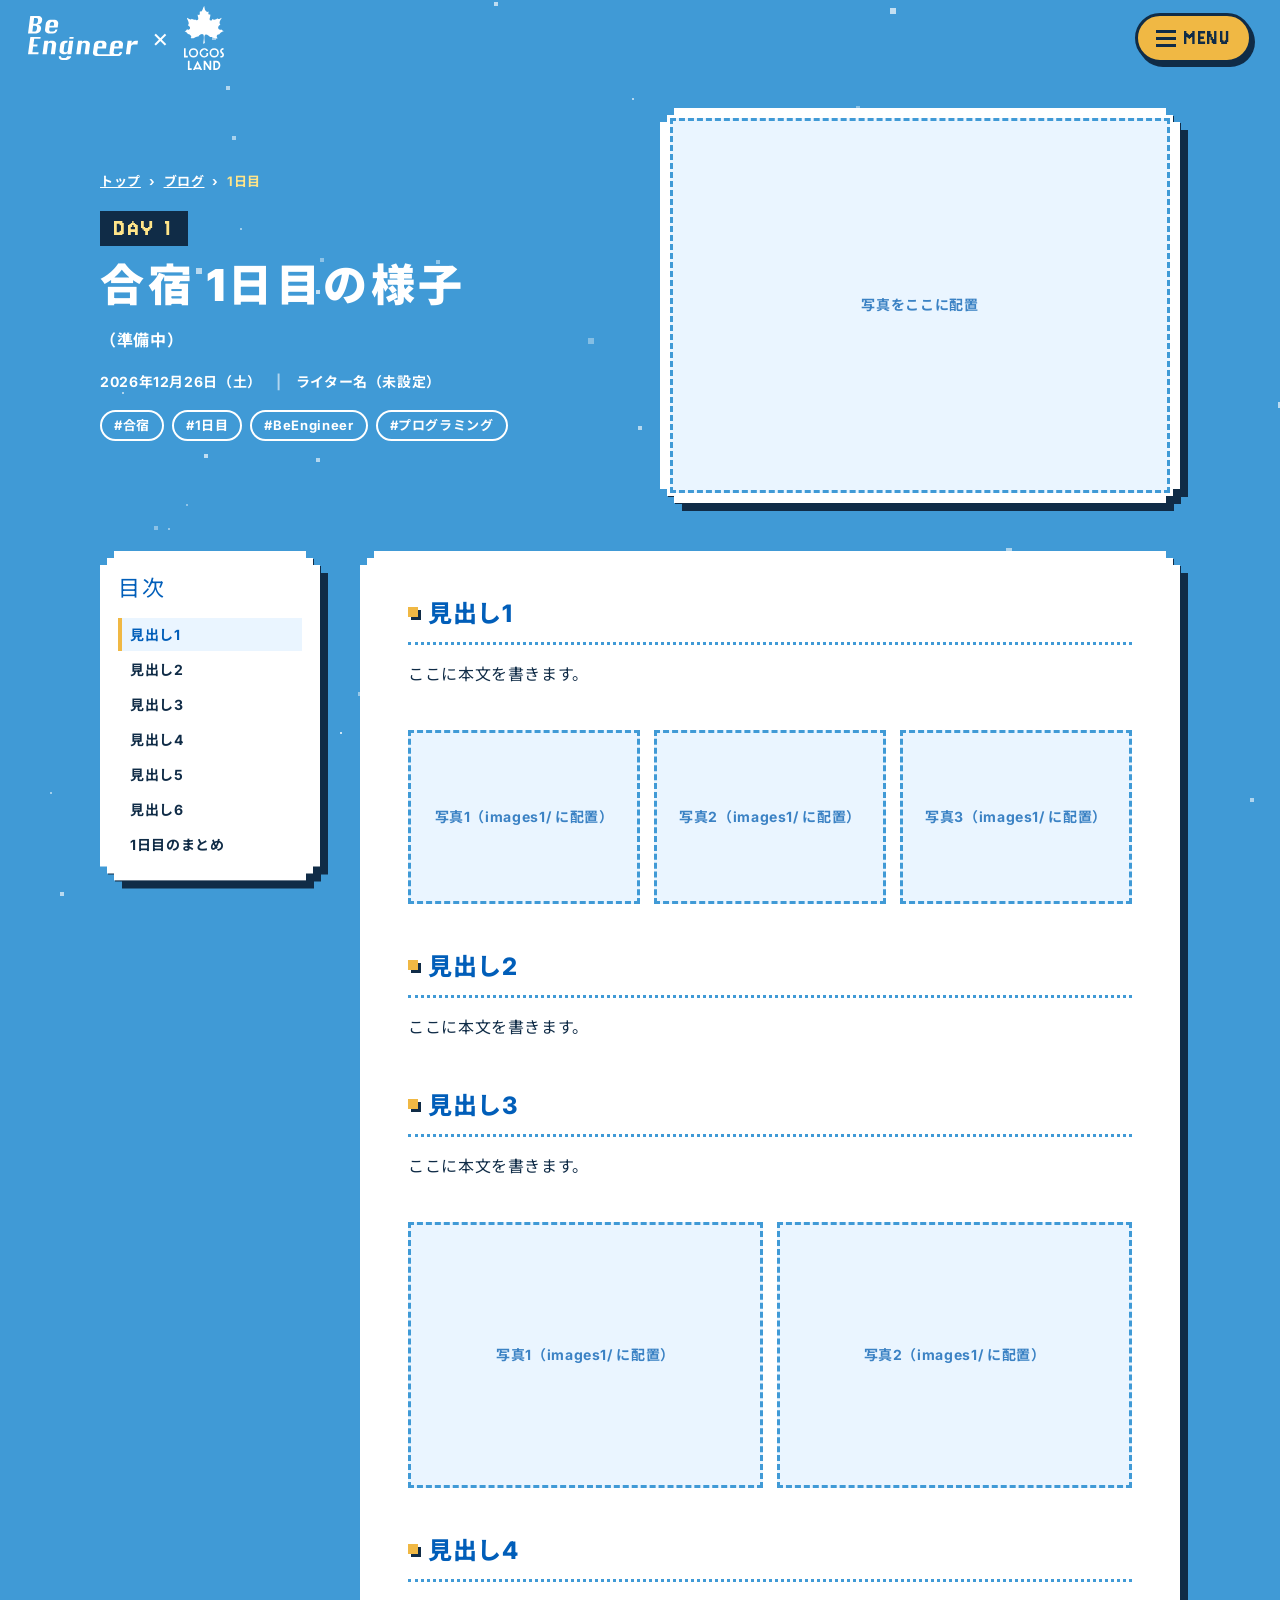
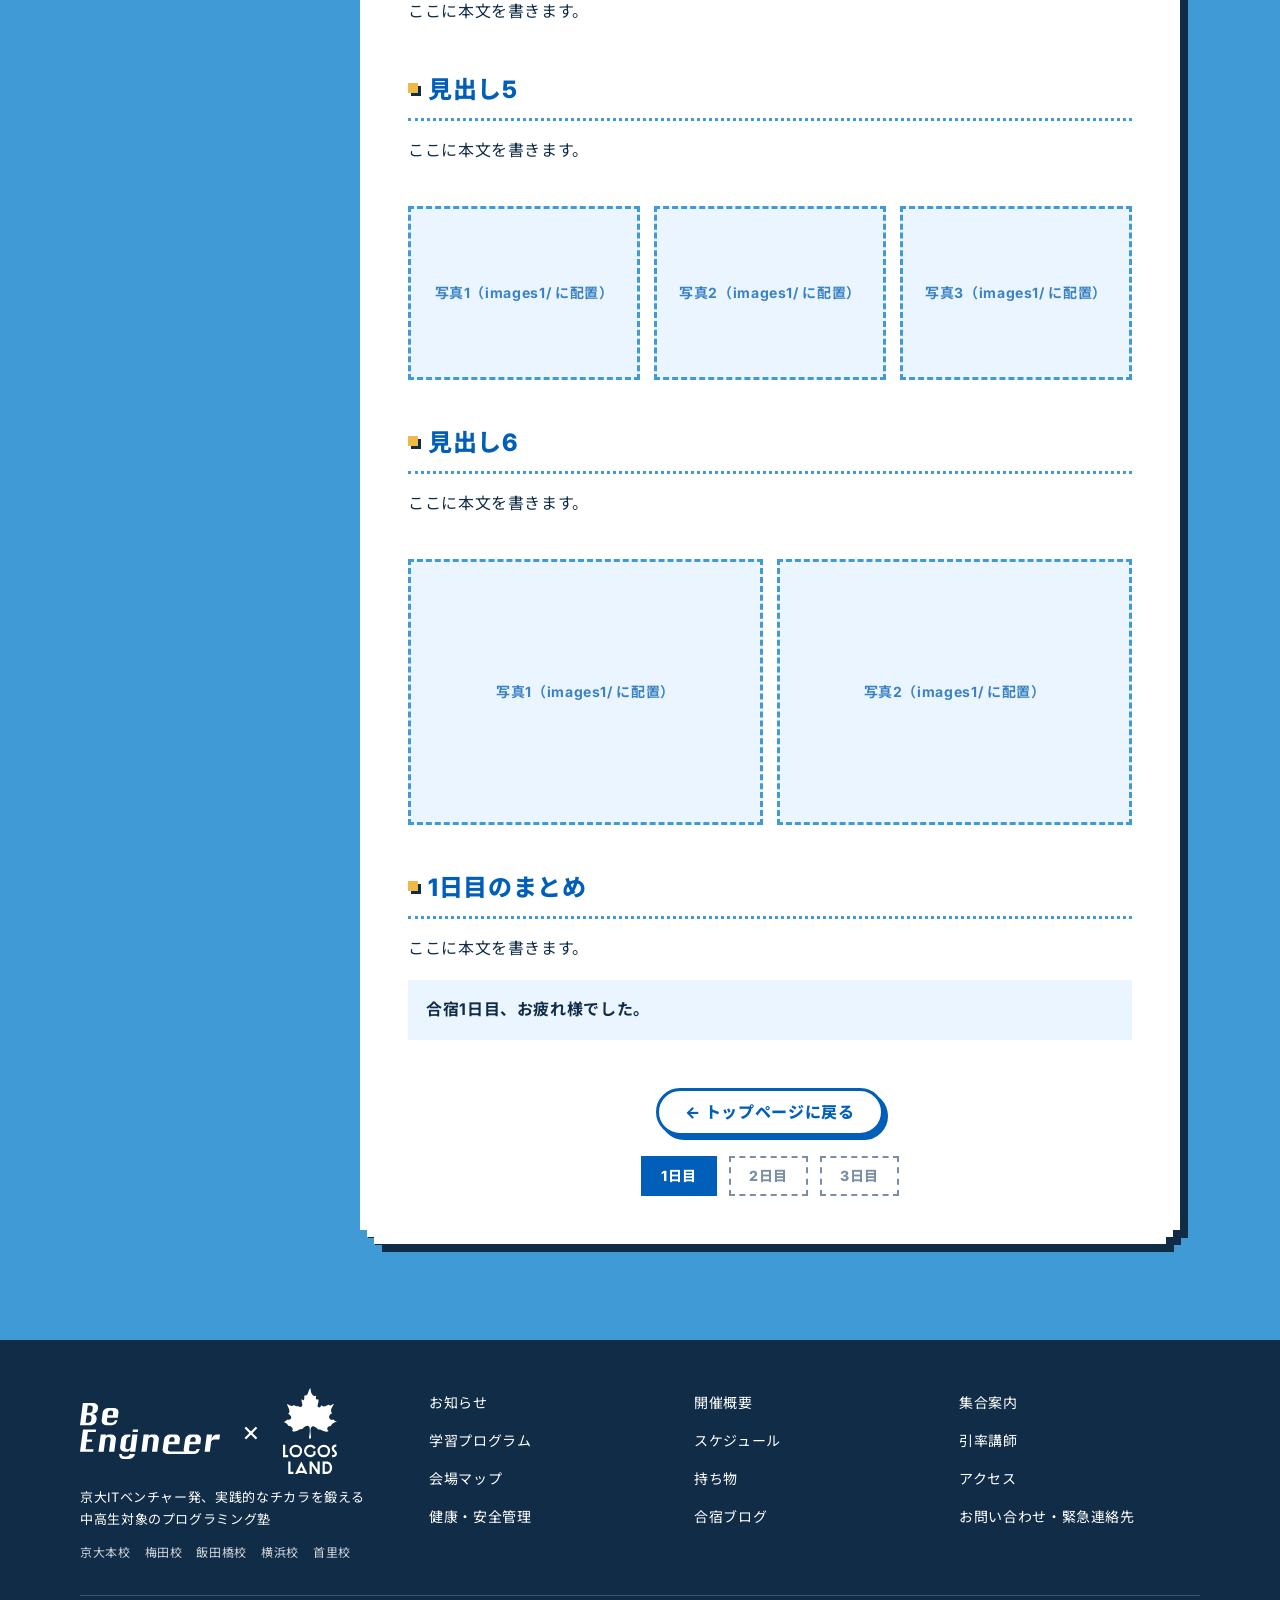
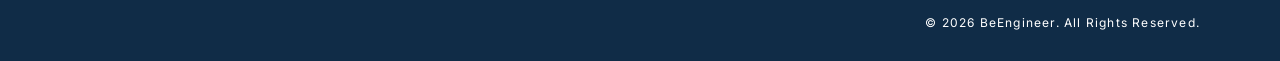
<file: blog/day1.html>
<!DOCTYPE html>
<html lang="ja">
<head>
  <meta charset="UTF-8">
  <meta name="viewport" content="width=device-width, initial-scale=1.0">
  <link rel="icon" type="image/svg+xml" href="../assets/fav/favicon.svg">
  <meta name="description" content="BeEngineer合宿 1日目の様子">
  <title>合宿ブログ 1日目｜プログラミングキャンプ 2026 冬 | BeEngineer × LOGOS LAND</title>
  <!-- ============================================================
      【非公開】ブログ公開ガード（一時解除中：作成・表示確認用）
      ※ 再非公開にする場合は、下の <script> のコメントを外してください。
      ============================================================ -->
  <!-- <script>window.location.replace('../index.html');</script> -->
  <link rel="preconnect" href="https://fonts.googleapis.com">
  <link rel="preconnect" href="https://fonts.gstatic.com" crossorigin>
  <link href="https://fonts.googleapis.com/css2?family=Inter:wght@500;700;800;900&family=Noto+Sans+JP:wght@400;500;700;900&family=Jersey+10&display=swap" rel="stylesheet">
  <link rel="stylesheet" href="../styles.css">
</head>
<body id="top">
  
  <!-- 背景の雪（script.js が描画） -->
  <canvas class="snowfall" data-snowfall aria-hidden="true"></canvas>

  <!-- ヘッダー・メニュー（共通コンポーネント / assets/layout.js が描画） -->
  <div id="site-header"></div>

  <main id="main">
    
    <header class="blog-hero">
      <div class="blog-hero-inner">
        <div class="blog-hero-left">
          <nav class="blog-breadcrumb" aria-label="breadcrumb">
            <a href="../index.html">トップ</a>
            <span class="sep">›</span>
            <a href="../index.html#blog">ブログ</a>
            <span class="sep">›</span>
            <span class="current">1日目</span>
          </nav>
          <p class="blog-hero-day">DAY 1</p>
          <h1 class="blog-hero-title">合宿 1日目の様子</h1>
          <p class="blog-hero-subtitle">（準備中）</p>
          <div class="blog-hero-meta">
            <span>2026年12月26日（土）</span>
            <span class="meta-separator">|</span>
            <span>ライター名（未設定）</span>
          </div>
          <div class="blog-hero-tags">
            <span class="blog-tag">#合宿</span>
            <span class="blog-tag">#1日目</span>
            <span class="blog-tag">#BeEngineer</span>
            <span class="blog-tag">#プログラミング</span>
          </div>
        </div>
        <div class="blog-hero-right">
          <div class="blog-hero-image pixel-card">
            <!-- ヒーロー写真：プレースホルダーを削除し、img のコメントを外す -->
            <div class="blog-image-placeholder">写真をここに配置</div>
            <!-- <img src="images1/day1_hero.jpg" alt="1日目の様子"> -->
          </div>
        </div>
      </div>
    </header>

    <div class="blog-layout">

      <aside class="blog-toc pixel-card" id="blogToc" aria-label="目次">
        <div class="blog-toc-title">目次</div>
        <nav>
          <ul></ul>
        </nav>
      </aside>

      <article class="blog-content pixel-card">

      <!-- ============================================================
           本文の書き方
           ・見出し・本文を編集する
           ・写真は各枠のプレースホルダーを外し、images1/ に画像を置く
           ============================================================ -->

      <section class="blog-section">
        <h2>見出し1</h2>
        <p>
          ここに本文を書きます。
        </p>
      </section>

      <div class="blog-images">
        <div class="blog-image">
          <div class="blog-image-placeholder">写真1（images1/ に配置）</div>
          <!-- <img src="images1/day1_1_1.jpg" alt="写真の説明"> -->
        </div>
        <div class="blog-image">
          <div class="blog-image-placeholder">写真2（images1/ に配置）</div>
          <!-- <img src="images1/day1_1_2.jpg" alt="写真の説明"> -->
        </div>
        <div class="blog-image">
          <div class="blog-image-placeholder">写真3（images1/ に配置）</div>
          <!-- <img src="images1/day1_1_3.jpg" alt="写真の説明"> -->
        </div>
      </div>

      <section class="blog-section">
        <h2>見出し2</h2>
        <p>
          ここに本文を書きます。
        </p>
      </section>

      <section class="blog-section">
        <h2>見出し3</h2>
        <p>
          ここに本文を書きます。
        </p>
      </section>

      <div class="blog-images">
        <div class="blog-image">
          <div class="blog-image-placeholder">写真1（images1/ に配置）</div>
          <!-- <img src="images1/day1_2_1.jpg" alt="写真の説明"> -->
        </div>
        <div class="blog-image">
          <div class="blog-image-placeholder">写真2（images1/ に配置）</div>
          <!-- <img src="images1/day1_2_2.jpg" alt="写真の説明"> -->
        </div>
      </div>

      <section class="blog-section">
        <h2>見出し4</h2>
        <p>
          ここに本文を書きます。
        </p>
      </section>

      <section class="blog-section">
        <h2>見出し5</h2>
        <p>
          ここに本文を書きます。
        </p>
      </section>

      <div class="blog-images">
        <div class="blog-image">
          <div class="blog-image-placeholder">写真1（images1/ に配置）</div>
          <!-- <img src="images1/day1_3_1.jpg" alt="写真の説明"> -->
        </div>
        <div class="blog-image">
          <div class="blog-image-placeholder">写真2（images1/ に配置）</div>
          <!-- <img src="images1/day1_3_2.jpg" alt="写真の説明"> -->
        </div>
        <div class="blog-image">
          <div class="blog-image-placeholder">写真3（images1/ に配置）</div>
          <!-- <img src="images1/day1_3_3.jpg" alt="写真の説明"> -->
        </div>
      </div>

      <section class="blog-section">
        <h2>見出し6</h2>
        <p>
          ここに本文を書きます。
        </p>
      </section>

      <div class="blog-images">
        <div class="blog-image">
          <div class="blog-image-placeholder">写真1（images1/ に配置）</div>
          <!-- <img src="images1/day1_4_1.jpg" alt="写真の説明"> -->
        </div>
        <div class="blog-image">
          <div class="blog-image-placeholder">写真2（images1/ に配置）</div>
          <!-- <img src="images1/day1_4_2.jpg" alt="写真の説明"> -->
        </div>
      </div>

      <section class="blog-section">
        <h2>1日目のまとめ</h2>
        <p>
          ここに本文を書きます。
        </p>
        <p class="blog-closing">
          合宿1日目、お疲れ様でした。
        </p>
      </section>

      <div class="blog-navigation">
        <a href="../index.html" class="back-to-home">← トップページに戻る</a>
        <nav class="blog-day-nav" aria-label="ほかの日の記事">
          <a href="day1.html" aria-current="page">1日目</a>
          <a href="day2.html" data-available-from="2026-12-27T00:00:00">2日目</a>
          <a href="day3.html" data-available-from="2026-12-28T00:00:00">3日目</a>
        </nav>
      </div>

      </article>

    </div>

  </main>

  <!-- フッター（共通コンポーネント / assets/layout.js が描画） -->
  <div id="site-footer"></div>

  <script src="../assets/layout.js"></script>
  <script src="../script.js"></script>

</body>
</html>
</file>
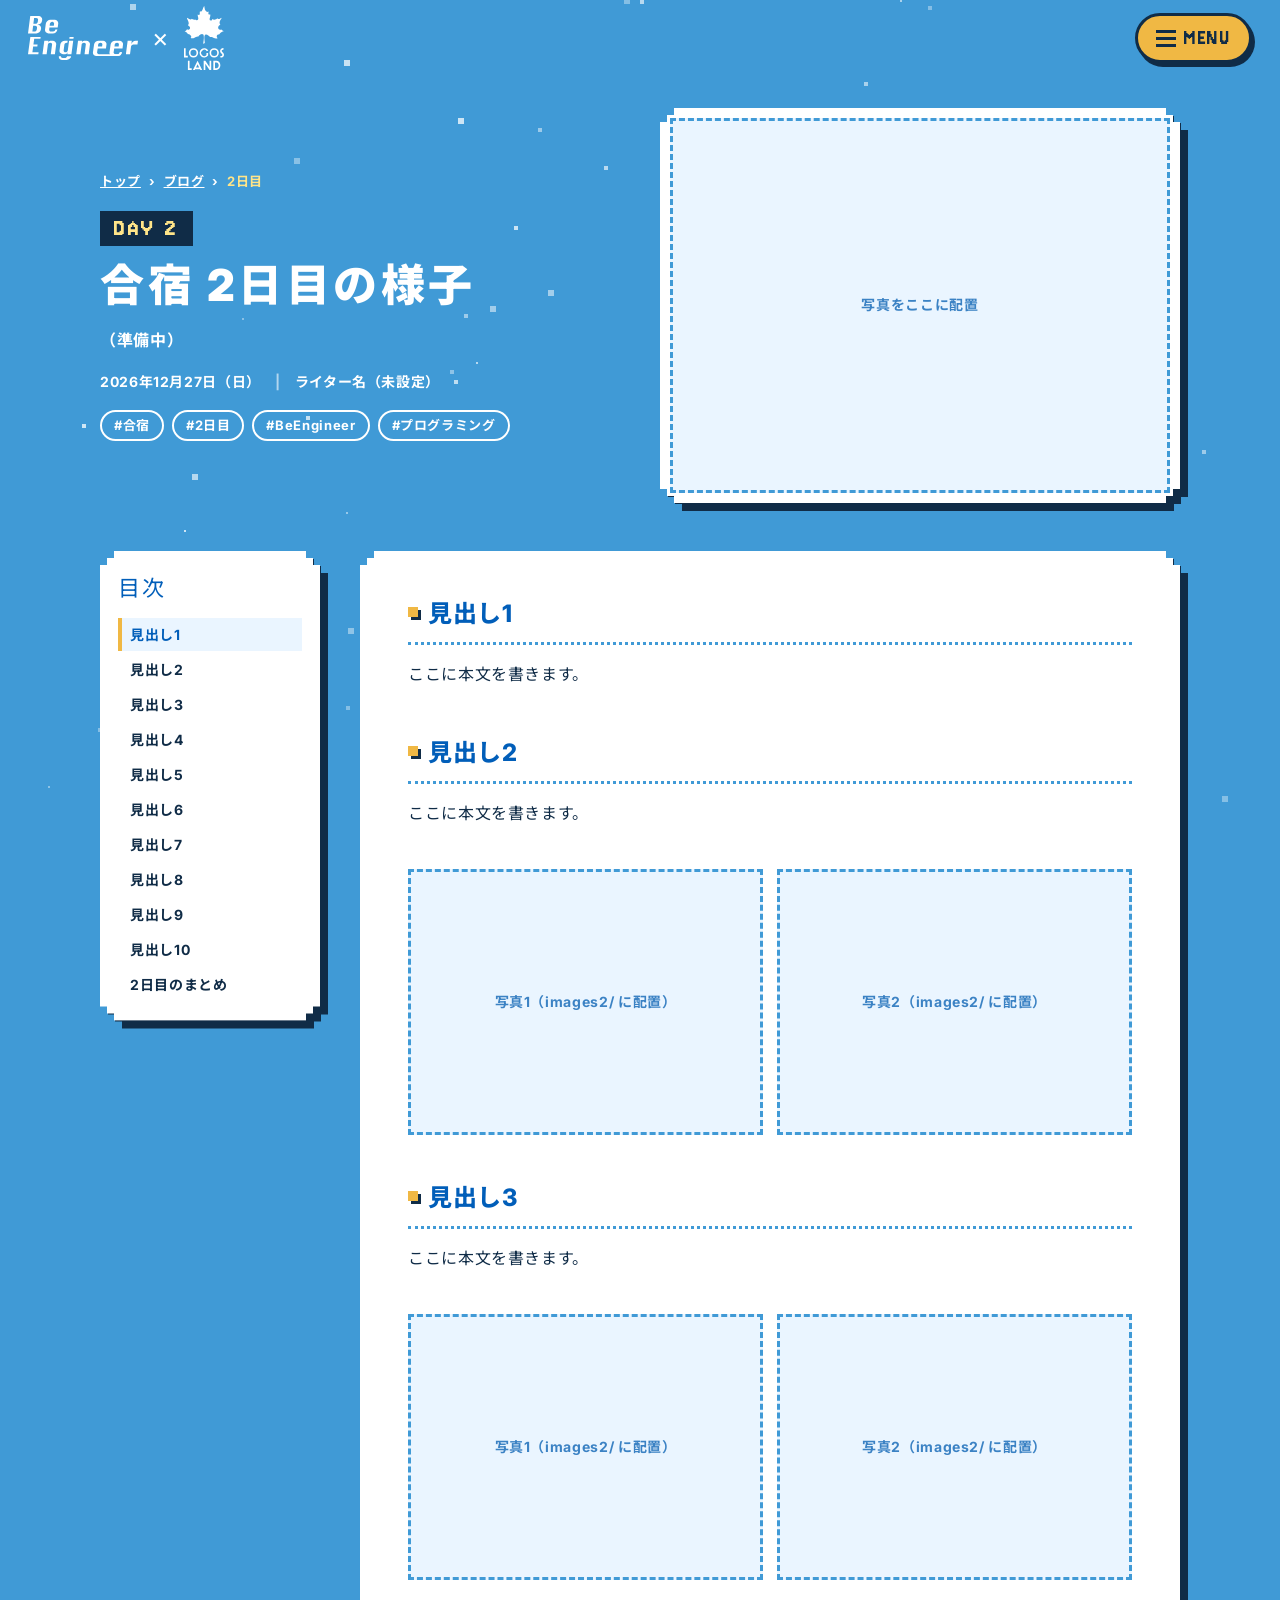
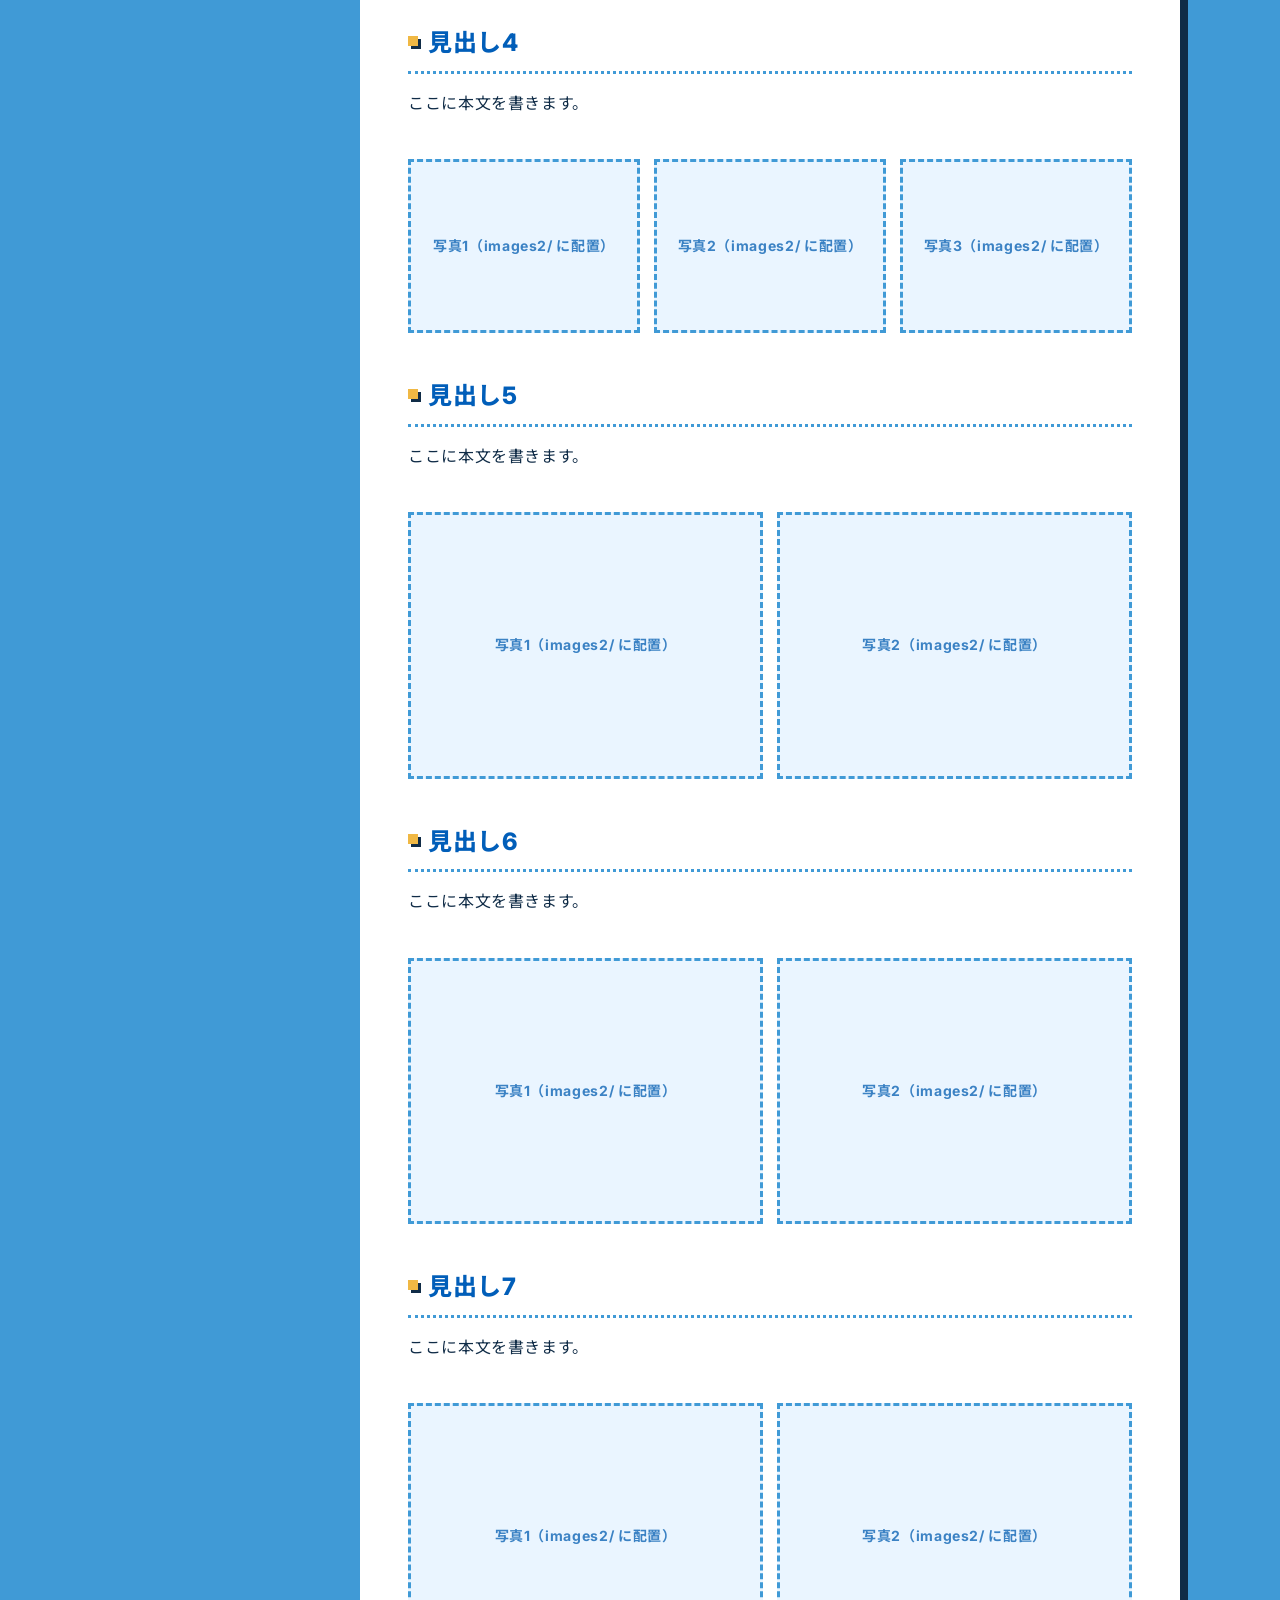
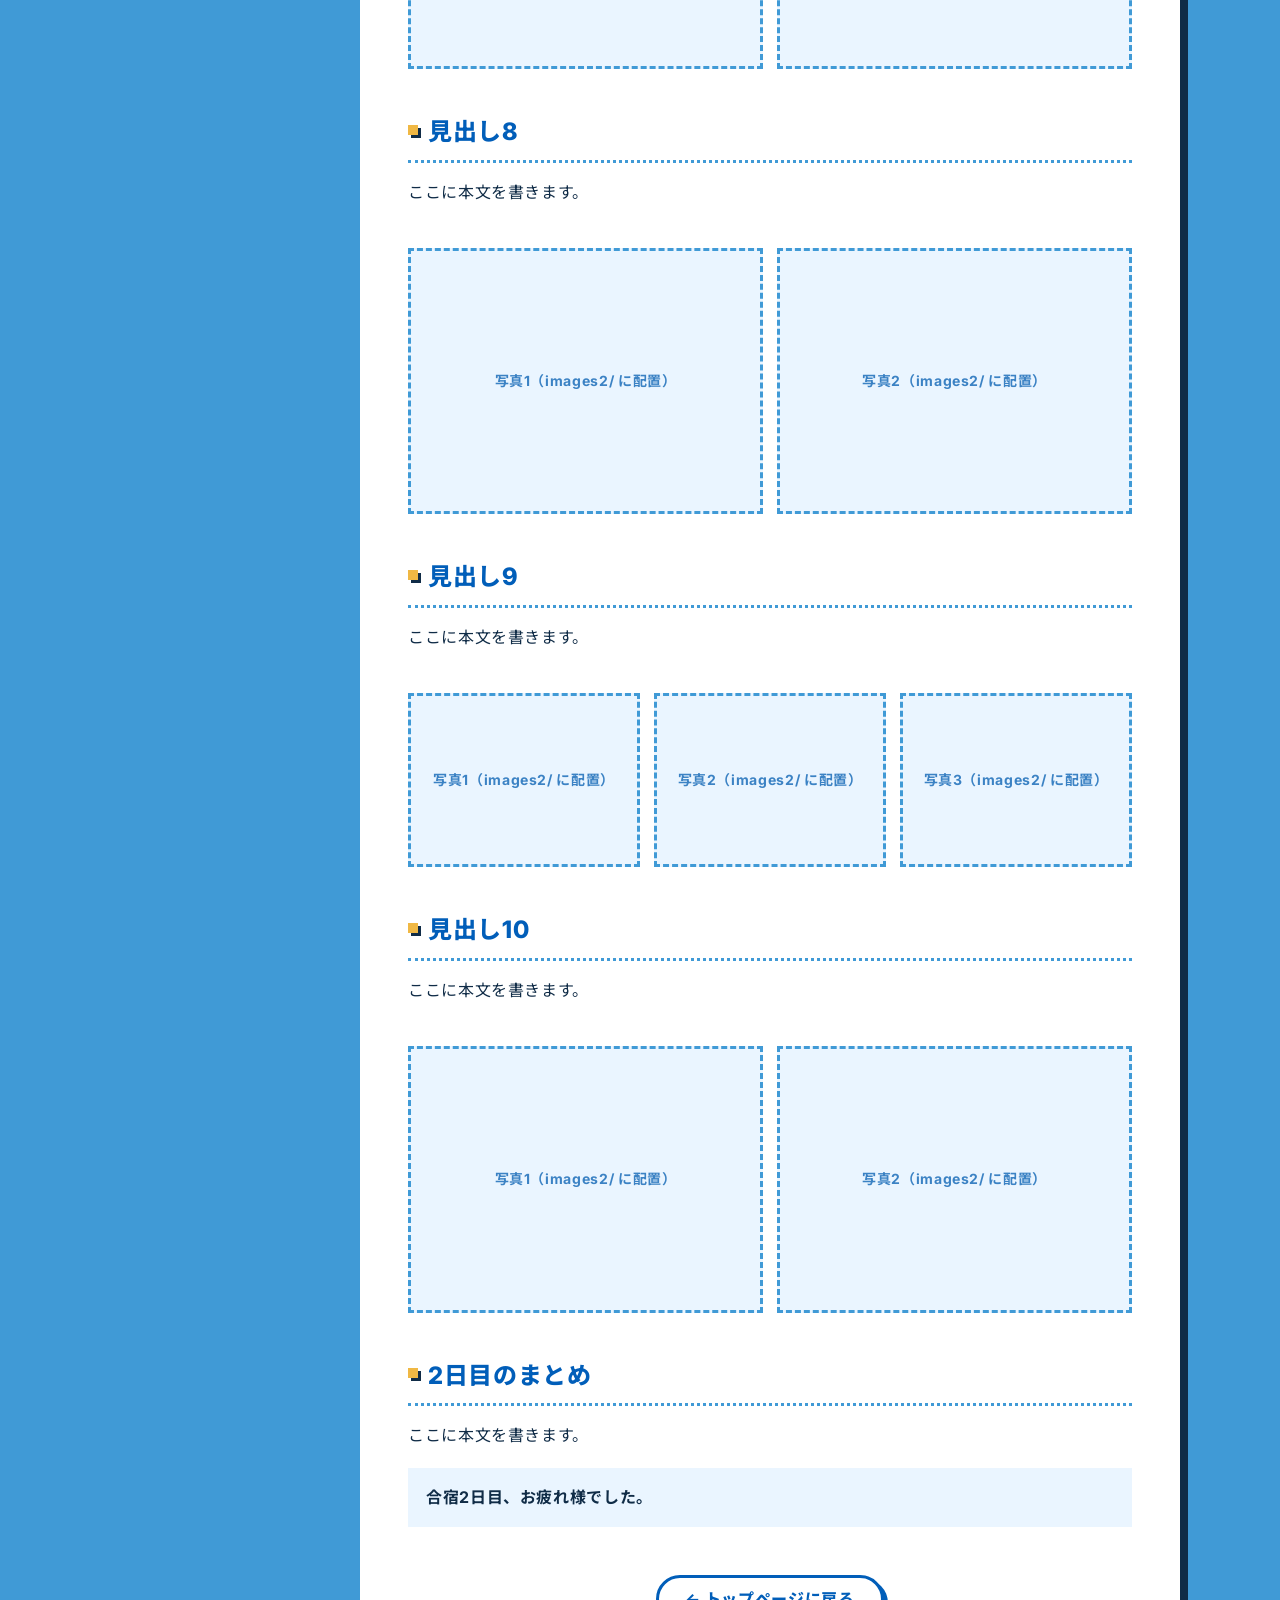
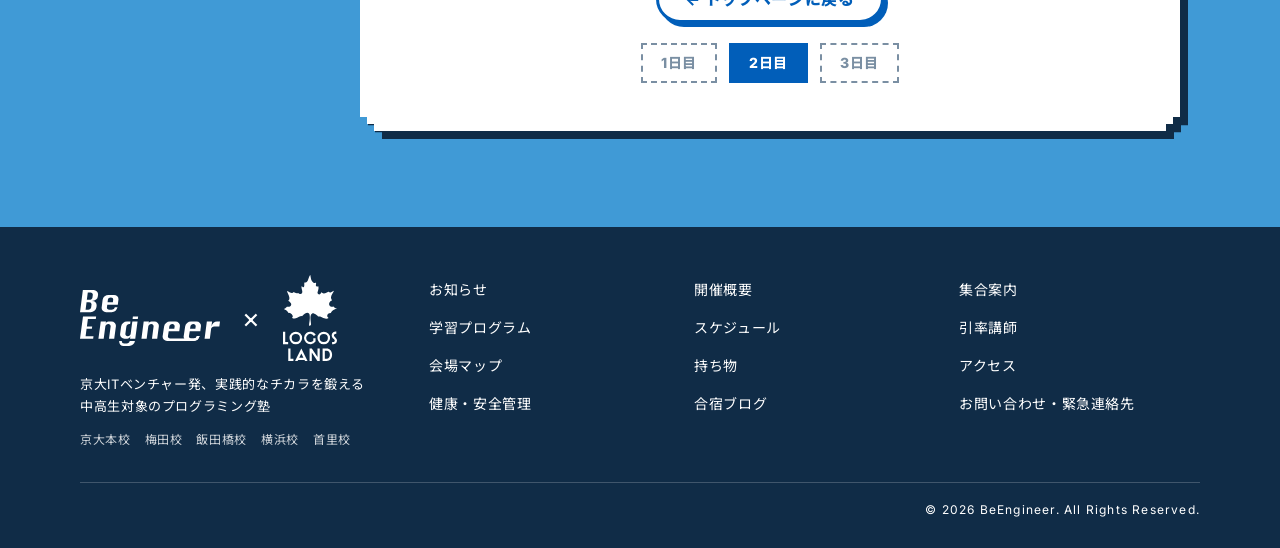
<file: blog/day2.html>
<!DOCTYPE html>
<html lang="ja">
<head>
  <meta charset="UTF-8">
  <meta name="viewport" content="width=device-width, initial-scale=1.0">
  <link rel="icon" type="image/svg+xml" href="../assets/fav/favicon.svg">
  <meta name="description" content="BeEngineer合宿 2日目の様子">
  <title>合宿ブログ 2日目｜プログラミングキャンプ 2026 冬 | BeEngineer × LOGOS LAND</title>
  <!-- ============================================================
      【非公開】ブログ公開ガード（一時解除中：作成・表示確認用）
      ※ 再非公開にする場合は、下の <script> のコメントを外してください。
      ============================================================ -->
  <!-- <script>window.location.replace('../index.html');</script> -->
  <link rel="preconnect" href="https://fonts.googleapis.com">
  <link rel="preconnect" href="https://fonts.gstatic.com" crossorigin>
  <link href="https://fonts.googleapis.com/css2?family=Inter:wght@500;700;800;900&family=Noto+Sans+JP:wght@400;500;700;900&family=Jersey+10&display=swap" rel="stylesheet">
  <link rel="stylesheet" href="../styles.css">
</head>
<body id="top">
  
  <!-- 背景の雪（script.js が描画） -->
  <canvas class="snowfall" data-snowfall aria-hidden="true"></canvas>

  <!-- ヘッダー・メニュー（共通コンポーネント / assets/layout.js が描画） -->
  <div id="site-header"></div>

  <main id="main">
    
    <header class="blog-hero">
      <div class="blog-hero-inner">
        <div class="blog-hero-left">
          <nav class="blog-breadcrumb" aria-label="breadcrumb">
            <a href="../index.html">トップ</a>
            <span class="sep">›</span>
            <a href="../index.html#blog">ブログ</a>
            <span class="sep">›</span>
            <span class="current">2日目</span>
          </nav>
          <p class="blog-hero-day">DAY 2</p>
          <h1 class="blog-hero-title">合宿 2日目の様子</h1>
          <p class="blog-hero-subtitle">（準備中）</p>
          <div class="blog-hero-meta">
            <span>2026年12月27日（日）</span>
            <span class="meta-separator">|</span>
            <span>ライター名（未設定）</span>
          </div>
          <div class="blog-hero-tags">
            <span class="blog-tag">#合宿</span>
            <span class="blog-tag">#2日目</span>
            <span class="blog-tag">#BeEngineer</span>
            <span class="blog-tag">#プログラミング</span>
          </div>
        </div>
        <div class="blog-hero-right">
          <div class="blog-hero-image pixel-card">
            <!-- ヒーロー写真：プレースホルダーを削除し、img のコメントを外す -->
            <div class="blog-image-placeholder">写真をここに配置</div>
            <!-- <img src="images2/day2_hero.jpg" alt="2日目の様子"> -->
          </div>
        </div>
      </div>
    </header>

    <div class="blog-layout">

      <aside class="blog-toc pixel-card" id="blogToc" aria-label="目次">
        <div class="blog-toc-title">目次</div>
        <nav>
          <ul></ul>
        </nav>
      </aside>

      <article class="blog-content pixel-card">

      <!-- ============================================================
           本文の書き方
           ・見出し・本文を編集する
           ・写真は各枠のプレースホルダーを外し、images2/ に画像を置く
           ============================================================ -->

      <section class="blog-section">
        <h2>見出し1</h2>
        <p>
          ここに本文を書きます。
        </p>
      </section>

      <section class="blog-section">
        <h2>見出し2</h2>
        <p>
          ここに本文を書きます。
        </p>
      </section>

      <div class="blog-images">
        <div class="blog-image">
          <div class="blog-image-placeholder">写真1（images2/ に配置）</div>
          <!-- <img src="images2/day2_1_1.jpg" alt="写真の説明"> -->
        </div>
        <div class="blog-image">
          <div class="blog-image-placeholder">写真2（images2/ に配置）</div>
          <!-- <img src="images2/day2_1_2.jpg" alt="写真の説明"> -->
        </div>
      </div>

      <section class="blog-section">
        <h2>見出し3</h2>
        <p>
          ここに本文を書きます。
        </p>
      </section>

      <div class="blog-images">
        <div class="blog-image">
          <div class="blog-image-placeholder">写真1（images2/ に配置）</div>
          <!-- <img src="images2/day2_2_1.jpg" alt="写真の説明"> -->
        </div>
        <div class="blog-image">
          <div class="blog-image-placeholder">写真2（images2/ に配置）</div>
          <!-- <img src="images2/day2_2_2.jpg" alt="写真の説明"> -->
        </div>
      </div>

      <section class="blog-section">
        <h2>見出し4</h2>
        <p>
          ここに本文を書きます。
        </p>
      </section>

      <div class="blog-images">
        <div class="blog-image">
          <div class="blog-image-placeholder">写真1（images2/ に配置）</div>
          <!-- <img src="images2/day2_3_1.jpg" alt="写真の説明"> -->
        </div>
        <div class="blog-image">
          <div class="blog-image-placeholder">写真2（images2/ に配置）</div>
          <!-- <img src="images2/day2_3_2.jpg" alt="写真の説明"> -->
        </div>
        <div class="blog-image">
          <div class="blog-image-placeholder">写真3（images2/ に配置）</div>
          <!-- <img src="images2/day2_3_3.jpg" alt="写真の説明"> -->
        </div>
      </div>

      <section class="blog-section">
        <h2>見出し5</h2>
        <p>
          ここに本文を書きます。
        </p>
      </section>

      <div class="blog-images">
        <div class="blog-image">
          <div class="blog-image-placeholder">写真1（images2/ に配置）</div>
          <!-- <img src="images2/day2_4_1.jpg" alt="写真の説明"> -->
        </div>
        <div class="blog-image">
          <div class="blog-image-placeholder">写真2（images2/ に配置）</div>
          <!-- <img src="images2/day2_4_2.jpg" alt="写真の説明"> -->
        </div>
      </div>

      <section class="blog-section">
        <h2>見出し6</h2>
        <p>
          ここに本文を書きます。
        </p>
      </section>

      <div class="blog-images">
        <div class="blog-image">
          <div class="blog-image-placeholder">写真1（images2/ に配置）</div>
          <!-- <img src="images2/day2_5_1.jpg" alt="写真の説明"> -->
        </div>
        <div class="blog-image">
          <div class="blog-image-placeholder">写真2（images2/ に配置）</div>
          <!-- <img src="images2/day2_5_2.jpg" alt="写真の説明"> -->
        </div>
      </div>

      <section class="blog-section">
        <h2>見出し7</h2>
        <p>
          ここに本文を書きます。
        </p>
      </section>

      <div class="blog-images">
        <div class="blog-image">
          <div class="blog-image-placeholder">写真1（images2/ に配置）</div>
          <!-- <img src="images2/day2_6_1.jpg" alt="写真の説明"> -->
        </div>
        <div class="blog-image">
          <div class="blog-image-placeholder">写真2（images2/ に配置）</div>
          <!-- <img src="images2/day2_6_2.jpg" alt="写真の説明"> -->
        </div>
      </div>

      <section class="blog-section">
        <h2>見出し8</h2>
        <p>
          ここに本文を書きます。
        </p>
      </section>

      <div class="blog-images">
        <div class="blog-image">
          <div class="blog-image-placeholder">写真1（images2/ に配置）</div>
          <!-- <img src="images2/day2_7_1.jpg" alt="写真の説明"> -->
        </div>
        <div class="blog-image">
          <div class="blog-image-placeholder">写真2（images2/ に配置）</div>
          <!-- <img src="images2/day2_7_2.jpg" alt="写真の説明"> -->
        </div>
      </div>

      <section class="blog-section">
        <h2>見出し9</h2>
        <p>
          ここに本文を書きます。
        </p>
      </section>

      <div class="blog-images">
        <div class="blog-image">
          <div class="blog-image-placeholder">写真1（images2/ に配置）</div>
          <!-- <img src="images2/day2_8_1.jpg" alt="写真の説明"> -->
        </div>
        <div class="blog-image">
          <div class="blog-image-placeholder">写真2（images2/ に配置）</div>
          <!-- <img src="images2/day2_8_2.jpg" alt="写真の説明"> -->
        </div>
        <div class="blog-image">
          <div class="blog-image-placeholder">写真3（images2/ に配置）</div>
          <!-- <img src="images2/day2_8_3.jpg" alt="写真の説明"> -->
        </div>
      </div>

      <section class="blog-section">
        <h2>見出し10</h2>
        <p>
          ここに本文を書きます。
        </p>
      </section>

      <div class="blog-images">
        <div class="blog-image">
          <div class="blog-image-placeholder">写真1（images2/ に配置）</div>
          <!-- <img src="images2/day2_9_1.jpg" alt="写真の説明"> -->
        </div>
        <div class="blog-image">
          <div class="blog-image-placeholder">写真2（images2/ に配置）</div>
          <!-- <img src="images2/day2_9_2.jpg" alt="写真の説明"> -->
        </div>
      </div>

      <section class="blog-section">
        <h2>2日目のまとめ</h2>
        <p>
          ここに本文を書きます。
        </p>
        <p class="blog-closing">
          合宿2日目、お疲れ様でした。
        </p>
      </section>

      <div class="blog-navigation">
        <a href="../index.html" class="back-to-home">← トップページに戻る</a>
        <nav class="blog-day-nav" aria-label="ほかの日の記事">
          <a href="day1.html" data-available-from="2026-12-26T00:00:00">1日目</a>
          <a href="day2.html" aria-current="page">2日目</a>
          <a href="day3.html" data-available-from="2026-12-28T00:00:00">3日目</a>
        </nav>
      </div>

      </article>

    </div>

  </main>

  <!-- フッター（共通コンポーネント / assets/layout.js が描画） -->
  <div id="site-footer"></div>

  <script src="../assets/layout.js"></script>
  <script src="../script.js"></script>

</body>
</html>
</file>
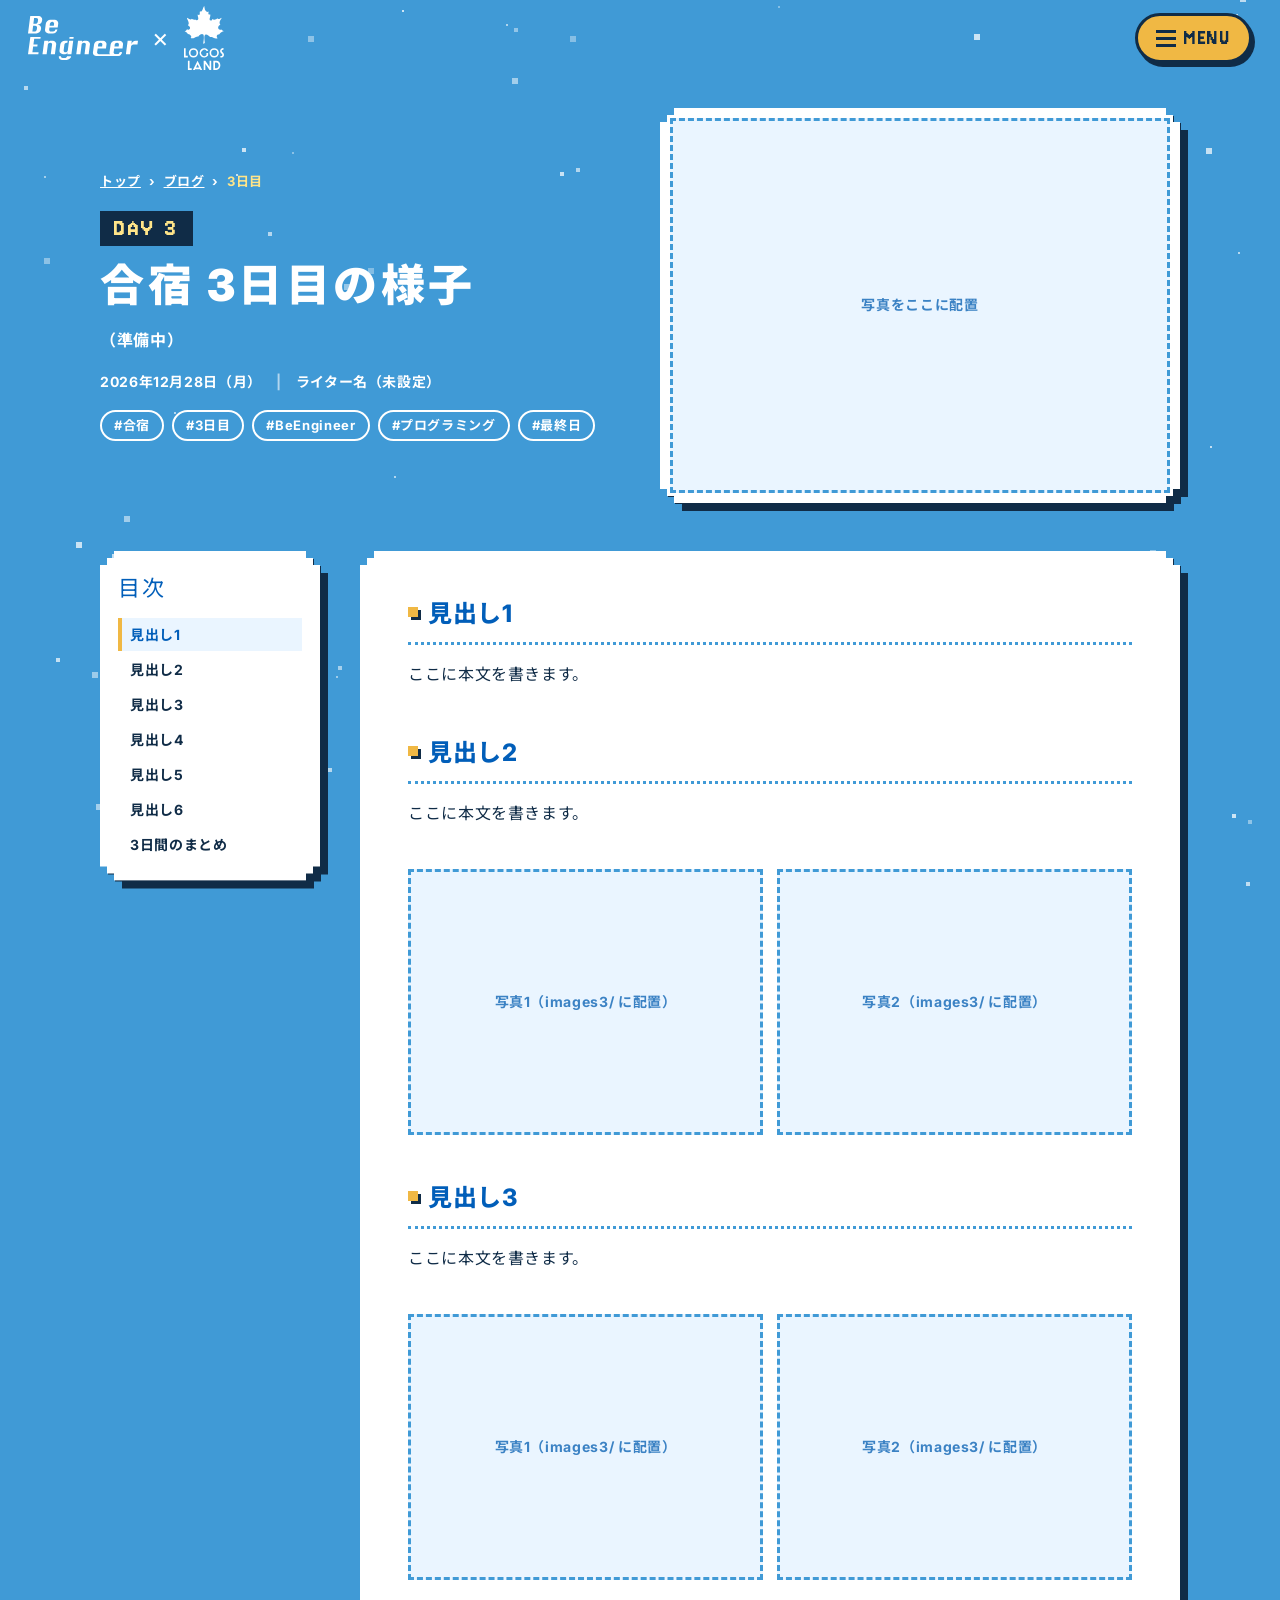
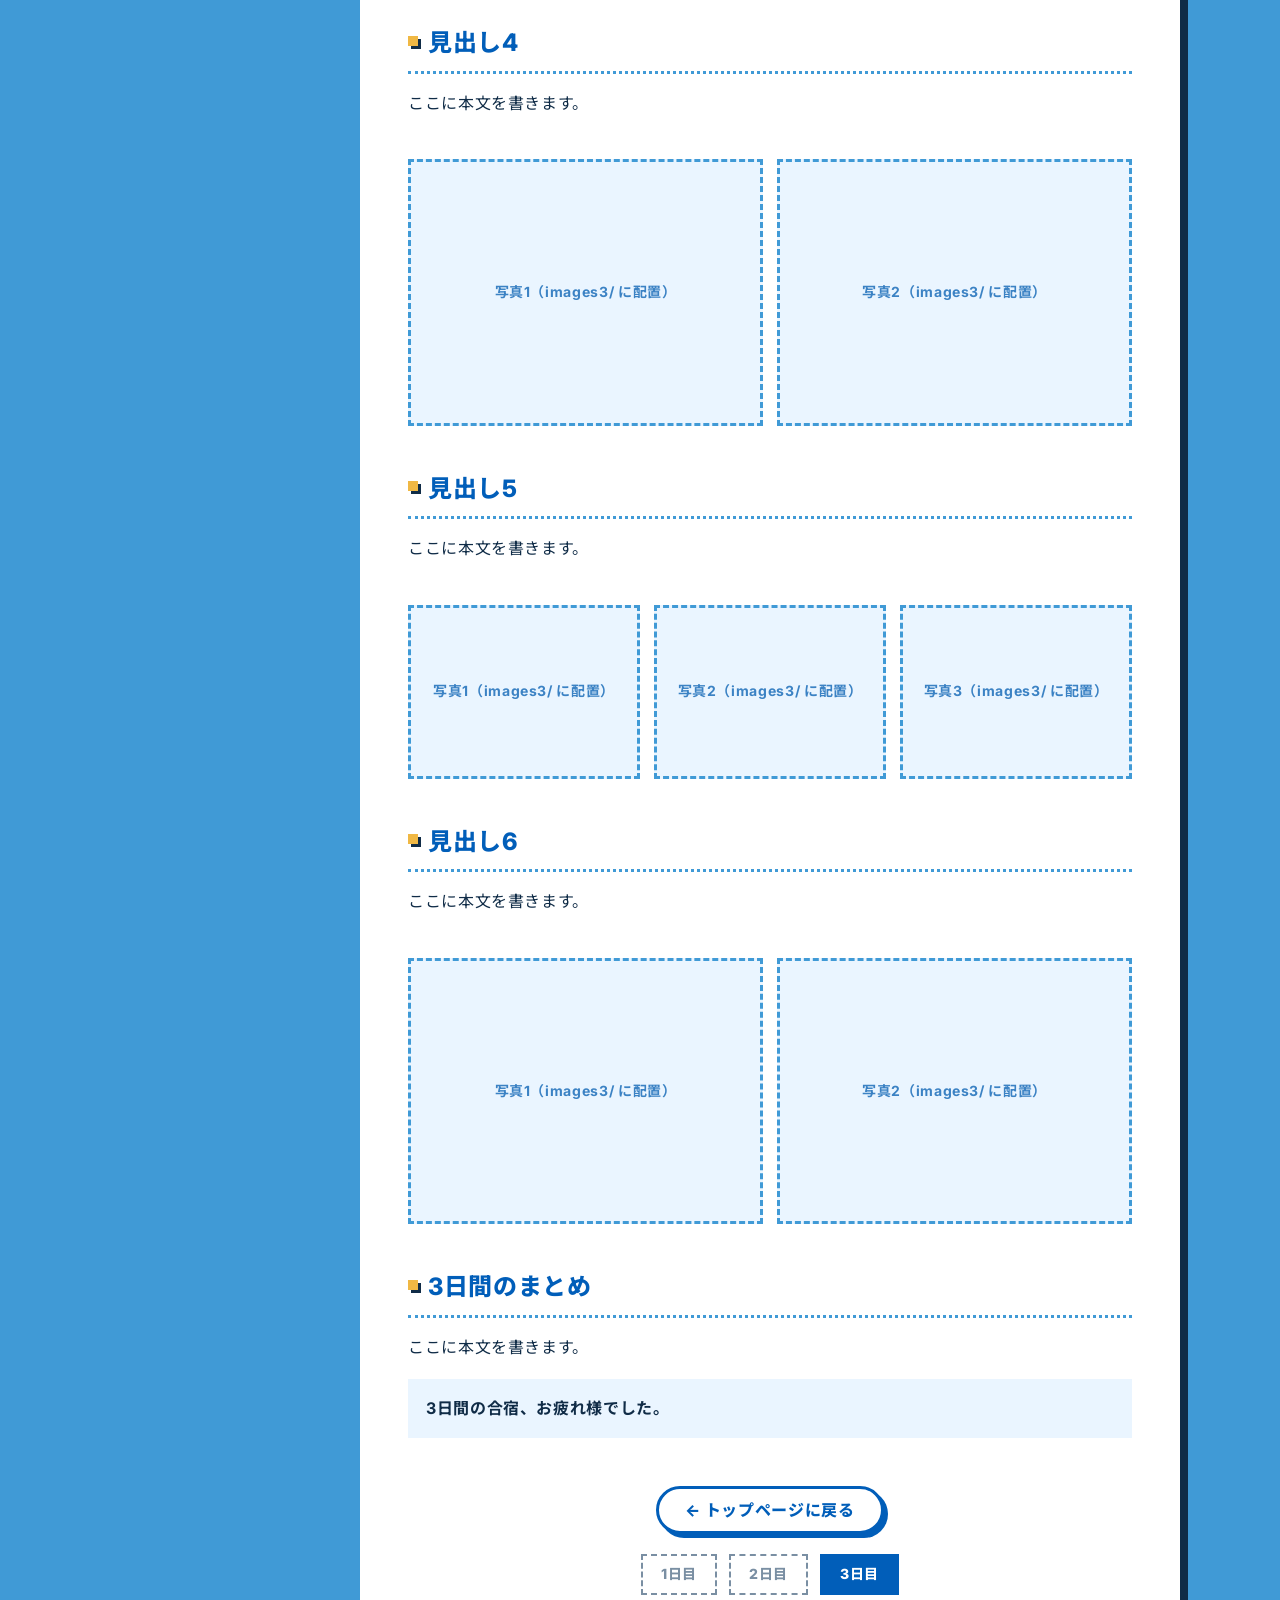
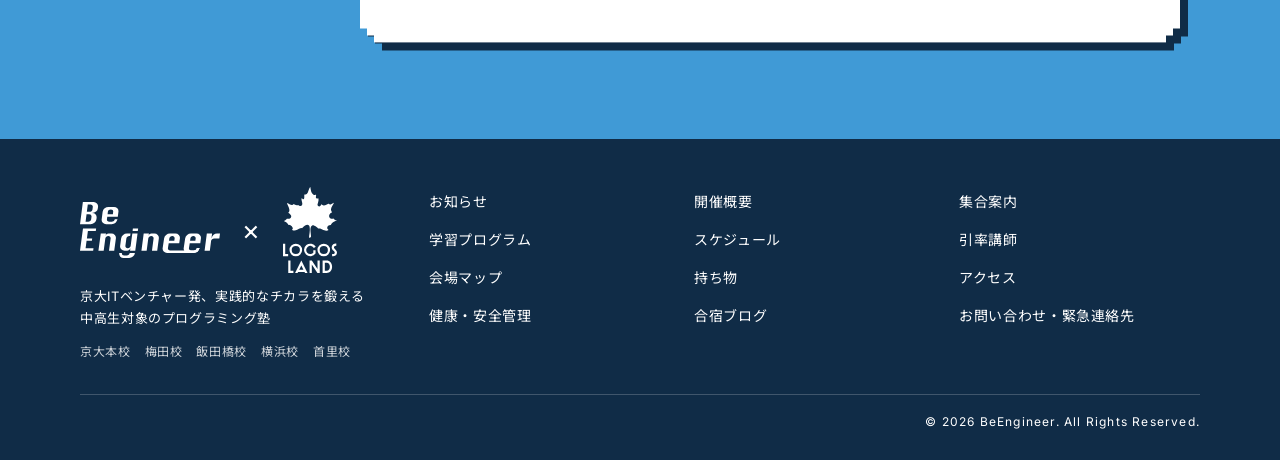
<file: blog/day3.html>
<!DOCTYPE html>
<html lang="ja">
<head>
  <meta charset="UTF-8">
  <meta name="viewport" content="width=device-width, initial-scale=1.0">
  <link rel="icon" type="image/svg+xml" href="../assets/fav/favicon.svg">
  <meta name="description" content="BeEngineer合宿 3日目の様子">
  <title>合宿ブログ 3日目｜プログラミングキャンプ 2026 冬 | BeEngineer × LOGOS LAND</title>
  <!-- ============================================================
      【非公開】ブログ公開ガード（一時解除中：作成・表示確認用）
      ※ 再非公開にする場合は、下の <script> のコメントを外してください。
      ============================================================ -->
  <!-- <script>window.location.replace('../index.html');</script> -->
  <link rel="preconnect" href="https://fonts.googleapis.com">
  <link rel="preconnect" href="https://fonts.gstatic.com" crossorigin>
  <link href="https://fonts.googleapis.com/css2?family=Inter:wght@500;700;800;900&family=Noto+Sans+JP:wght@400;500;700;900&family=Jersey+10&display=swap" rel="stylesheet">
  <link rel="stylesheet" href="../styles.css">
</head>
<body id="top">
  
  <!-- 背景の雪（script.js が描画） -->
  <canvas class="snowfall" data-snowfall aria-hidden="true"></canvas>

  <!-- ヘッダー・メニュー（共通コンポーネント / assets/layout.js が描画） -->
  <div id="site-header"></div>

  <main id="main">
    
    <header class="blog-hero">
      <div class="blog-hero-inner">
        <div class="blog-hero-left">
          <nav class="blog-breadcrumb" aria-label="breadcrumb">
            <a href="../index.html">トップ</a>
            <span class="sep">›</span>
            <a href="../index.html#blog">ブログ</a>
            <span class="sep">›</span>
            <span class="current">3日目</span>
          </nav>
          <p class="blog-hero-day">DAY 3</p>
          <h1 class="blog-hero-title">合宿 3日目の様子</h1>
          <p class="blog-hero-subtitle">（準備中）</p>
          <div class="blog-hero-meta">
            <span>2026年12月28日（月）</span>
            <span class="meta-separator">|</span>
            <span>ライター名（未設定）</span>
          </div>
          <div class="blog-hero-tags">
            <span class="blog-tag">#合宿</span>
            <span class="blog-tag">#3日目</span>
            <span class="blog-tag">#BeEngineer</span>
            <span class="blog-tag">#プログラミング</span>
            <span class="blog-tag">#最終日</span>
          </div>
        </div>
        <div class="blog-hero-right">
          <div class="blog-hero-image pixel-card">
            <!-- ヒーロー写真：プレースホルダーを削除し、img のコメントを外す -->
            <div class="blog-image-placeholder">写真をここに配置</div>
            <!-- <img src="images3/day3_hero.jpg" alt="3日目の様子"> -->
          </div>
        </div>
      </div>
    </header>

    <div class="blog-layout">

      <aside class="blog-toc pixel-card" id="blogToc" aria-label="目次">
        <div class="blog-toc-title">目次</div>
        <nav>
          <ul></ul>
        </nav>
      </aside>

      <article class="blog-content pixel-card">

      <!-- ============================================================
           本文の書き方
           ・見出し・本文を編集する
           ・写真は各枠のプレースホルダーを外し、images3/ に画像を置く
           ============================================================ -->

      <section class="blog-section">
        <h2>見出し1</h2>
        <p>
          ここに本文を書きます。
        </p>
      </section>

      <section class="blog-section">
        <h2>見出し2</h2>
        <p>
          ここに本文を書きます。
        </p>
      </section>

      <div class="blog-images">
        <div class="blog-image">
          <div class="blog-image-placeholder">写真1（images3/ に配置）</div>
          <!-- <img src="images3/day3_1_1.jpg" alt="写真の説明"> -->
        </div>
        <div class="blog-image">
          <div class="blog-image-placeholder">写真2（images3/ に配置）</div>
          <!-- <img src="images3/day3_1_2.jpg" alt="写真の説明"> -->
        </div>
      </div>

      <section class="blog-section">
        <h2>見出し3</h2>
        <p>
          ここに本文を書きます。
        </p>
      </section>

      <div class="blog-images">
        <div class="blog-image">
          <div class="blog-image-placeholder">写真1（images3/ に配置）</div>
          <!-- <img src="images3/day3_2_1.jpg" alt="写真の説明"> -->
        </div>
        <div class="blog-image">
          <div class="blog-image-placeholder">写真2（images3/ に配置）</div>
          <!-- <img src="images3/day3_2_2.jpg" alt="写真の説明"> -->
        </div>
      </div>

      <section class="blog-section">
        <h2>見出し4</h2>
        <p>
          ここに本文を書きます。
        </p>
      </section>

      <div class="blog-images">
        <div class="blog-image">
          <div class="blog-image-placeholder">写真1（images3/ に配置）</div>
          <!-- <img src="images3/day3_3_1.jpg" alt="写真の説明"> -->
        </div>
        <div class="blog-image">
          <div class="blog-image-placeholder">写真2（images3/ に配置）</div>
          <!-- <img src="images3/day3_3_2.jpg" alt="写真の説明"> -->
        </div>
      </div>

      <section class="blog-section">
        <h2>見出し5</h2>
        <p>
          ここに本文を書きます。
        </p>
      </section>

      <div class="blog-images">
        <div class="blog-image">
          <div class="blog-image-placeholder">写真1（images3/ に配置）</div>
          <!-- <img src="images3/day3_4_1.jpg" alt="写真の説明"> -->
        </div>
        <div class="blog-image">
          <div class="blog-image-placeholder">写真2（images3/ に配置）</div>
          <!-- <img src="images3/day3_4_2.jpg" alt="写真の説明"> -->
        </div>
        <div class="blog-image">
          <div class="blog-image-placeholder">写真3（images3/ に配置）</div>
          <!-- <img src="images3/day3_4_3.jpg" alt="写真の説明"> -->
        </div>
      </div>

      <section class="blog-section">
        <h2>見出し6</h2>
        <p>
          ここに本文を書きます。
        </p>
      </section>

      <div class="blog-images">
        <div class="blog-image">
          <div class="blog-image-placeholder">写真1（images3/ に配置）</div>
          <!-- <img src="images3/day3_5_1.jpg" alt="写真の説明"> -->
        </div>
        <div class="blog-image">
          <div class="blog-image-placeholder">写真2（images3/ に配置）</div>
          <!-- <img src="images3/day3_5_2.jpg" alt="写真の説明"> -->
        </div>
      </div>

      <section class="blog-section">
        <h2>3日間のまとめ</h2>
        <p>
          ここに本文を書きます。
        </p>
        <p class="blog-closing">
          3日間の合宿、お疲れ様でした。
        </p>
      </section>

      <div class="blog-navigation">
        <a href="../index.html" class="back-to-home">← トップページに戻る</a>
        <nav class="blog-day-nav" aria-label="ほかの日の記事">
          <a href="day1.html" data-available-from="2026-12-26T00:00:00">1日目</a>
          <a href="day2.html" data-available-from="2026-12-27T00:00:00">2日目</a>
          <a href="day3.html" aria-current="page">3日目</a>
        </nav>
      </div>

      </article>

    </div>

  </main>

  <!-- フッター（共通コンポーネント / assets/layout.js が描画） -->
  <div id="site-footer"></div>

  <script src="../assets/layout.js"></script>
  <script src="../script.js"></script>

</body>
</html>
</file>
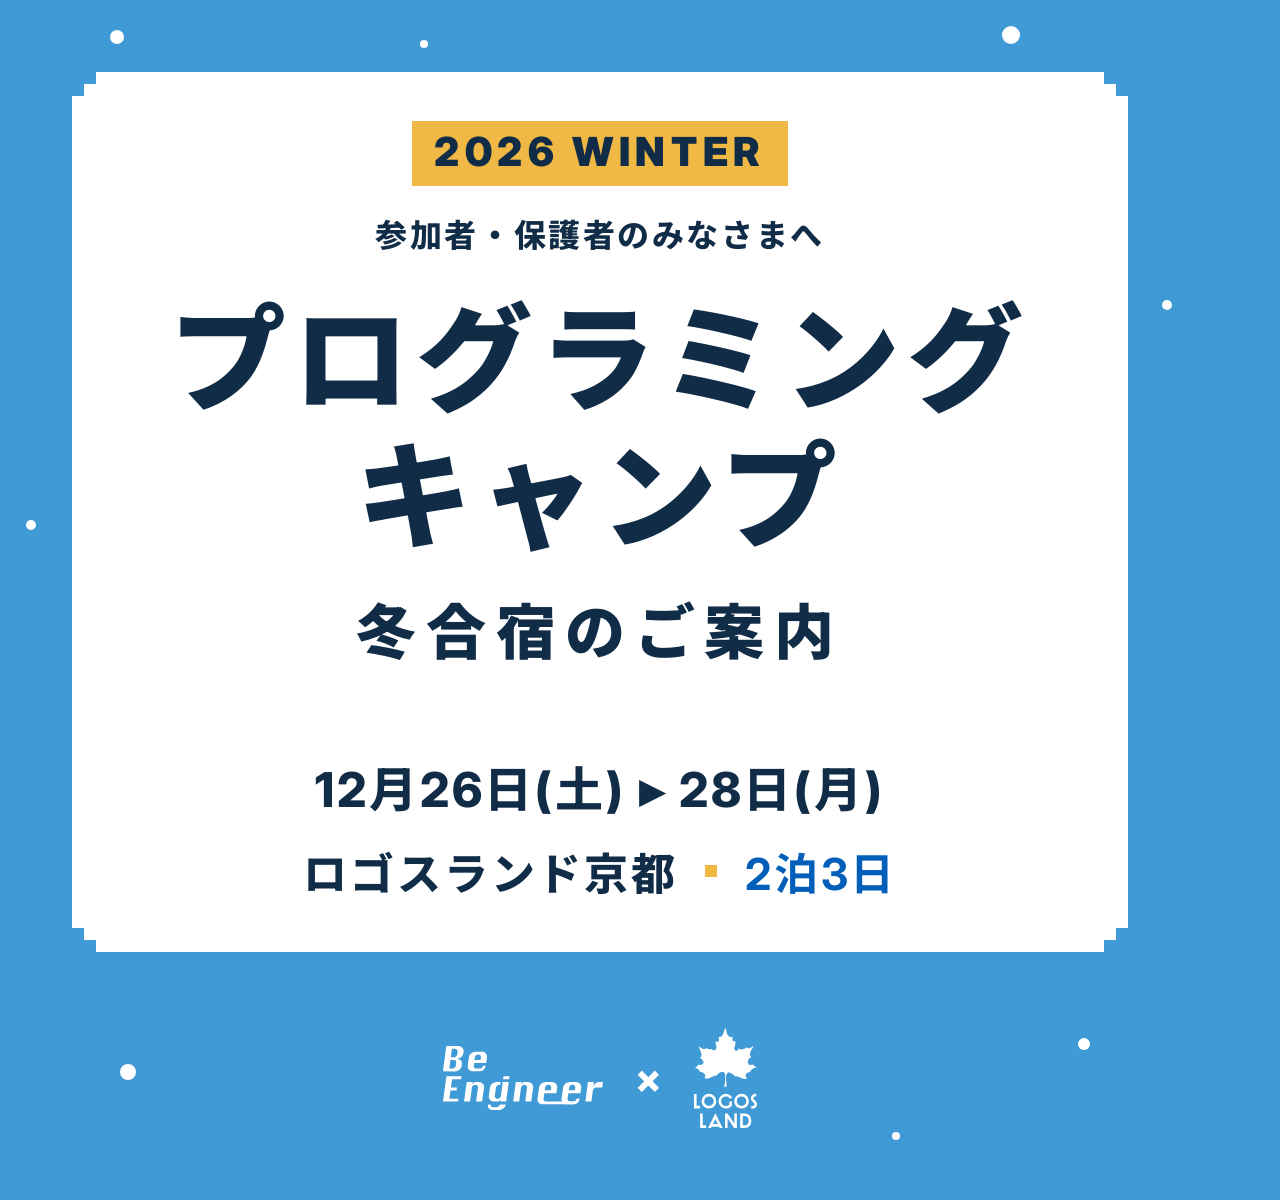
<file: assets/ogp/ogp.html>
<!DOCTYPE html>
<html lang="ja">
<head>
    <meta charset="UTF-8">
    <meta name="robots" content="noindex">
    <title>OGP</title>
    <link rel="preconnect" href="https://fonts.googleapis.com">
    <link rel="preconnect" href="https://fonts.gstatic.com" crossorigin>
    <link href="https://fonts.googleapis.com/css2?family=Inter:wght@700;800;900&family=Noto+Sans+JP:wght@700;900&display=swap" rel="stylesheet">
    <style>
        * { box-sizing: border-box; margin: 0; padding: 0; }
        html, body {
            width: 1200px;
            min-width: 1200px;
            height: 1200px;
            overflow: hidden;
            position: relative;
            white-space: nowrap;
            background: #409ad6;
            font-family: Inter, "Noto Sans JP", "Yu Gothic", Meiryo, sans-serif;
            color: #102c47;
        }
        .snow {
            position: absolute;
            border-radius: 50%;
            background: #fff;
        }
        .card {
            position: absolute;
            top: 72px;
            left: 72px;
            width: 1056px;
            height: 880px;
            background: #fff;
            clip-path: polygon(
                24px 0, calc(100% - 24px) 0, calc(100% - 24px) 12px,
                calc(100% - 12px) 12px, calc(100% - 12px) 24px, 100% 24px,
                100% calc(100% - 24px), calc(100% - 12px) calc(100% - 24px),
                calc(100% - 12px) calc(100% - 12px), calc(100% - 24px) calc(100% - 12px),
                calc(100% - 24px) 100%, 24px 100%, 24px calc(100% - 12px),
                12px calc(100% - 12px), 12px calc(100% - 24px), 0 calc(100% - 24px),
                0 24px, 12px 24px, 12px 12px, 24px 12px
            );
            display: flex;
            flex-direction: column;
            align-items: center;
            justify-content: center;
            text-align: center;
            padding: 56px 48px;
        }
        .year {
            padding: 6px 22px 10px;
            background: #f0b844;
            font-size: 40px;
            font-weight: 900;
            letter-spacing: 0.14em;
        }
        .lead {
            margin-top: 24px;
            font-size: 32px;
            font-weight: 800;
            letter-spacing: 0.08em;
        }
        h1 {
            margin-top: 36px;
            font-size: 116px;
            font-weight: 900;
            line-height: 1.18;
            letter-spacing: 0.06em;
        }
        .sub {
            margin-top: 18px;
            font-size: 60px;
            font-weight: 900;
            letter-spacing: 0.16em;
        }
        .rule {
            width: 160px;
            height: 8px;
            margin: 40px 0 40px;
            background: #015eb9;
        }
        .date {
            font-size: 48px;
            font-weight: 800;
            letter-spacing: 0.06em;
        }
        .place {
            display: flex;
            align-items: center;
            gap: 28px;
            margin-top: 18px;
            font-size: 44px;
            font-weight: 800;
            letter-spacing: 0.06em;
        }
        .place b {
            color: #015eb9;
        }
        .dot {
            width: 12px;
            height: 12px;
            background: #f0b844;
        }
        .logos {
            position: absolute;
            left: 0;
            width: 1200px;
            bottom: 72px;
            display: flex;
            align-items: center;
            justify-content: center;
            gap: 32px;
        }
        .logos img { display: block; }
        .logos .be { height: 64px; width: auto; }
        .logos .cross {
            color: #fff;
            font-size: 40px;
            font-weight: 800;
        }
        .logos .ll { height: 100px; width: auto; }
    </style>
</head>
<body>
    <span class="snow" style="width:14px;height:14px;top:30px;left:110px"></span>
    <span class="snow" style="width:8px;height:8px;top:40px;left:420px"></span>
    <span class="snow" style="width:18px;height:18px;top:26px;right:180px"></span>
    <span class="snow" style="width:10px;height:10px;top:300px;right:28px"></span>
    <span class="snow" style="width:10px;height:10px;top:520px;left:26px"></span>
    <span class="snow" style="width:16px;height:16px;bottom:120px;left:120px"></span>
    <span class="snow" style="width:12px;height:12px;bottom:150px;right:110px"></span>
    <span class="snow" style="width:8px;height:8px;bottom:60px;right:300px"></span>
    <div class="card">
        <p class="year">2026 WINTER</p>
        <p class="lead">参加者・保護者のみなさまへ</p>
        <h1>プログラミング<br>キャンプ</h1>
        <p class="sub">冬合宿のご案内</p>
        <div class="rule"></div>
        <p class="date">12月26日(土) ▸ 28日(月)</p>
        <p class="place">
            <span>ロゴスランド京都</span>
            <span class="dot"></span>
            <b>2泊3日</b>
        </p>
    </div>
    <div class="logos">
        <img class="be" src="../img/logo-beengineer-white.svg" alt="">
        <span class="cross">×</span>
        <img class="ll" src="../img/logo-logosland-white.svg" alt="">
    </div>
</body>
</html>
</file>
<file: styles.css>
@charset "UTF-8";

/* =========================================================
   プログラミングキャンプ 2026 冬 - 案内ページ / ブログ
   デザインは広告LP（been_camp_2026_winter_LP）のルールに合わせる：
   空色の背景＋ピクセル調の雪 / 角が2段欠けた白いカード＋右下の青い影 /
   黄色×紺のボタン / クリーム色の吹き出しタグ
   ブレークポイント: 1023px 以下 = タブレット / 767px 以下 = SP
   ※ スタッフページは staff/legacy-base.css を使用
   ========================================================= */

:root {
    --sky: #409ad6;
    --blue: #015eb9;
    --navy: #102c47;
    --yellow: #f0b844;
    --yellow-hover: #f4c560;
    --cream: #ffe589;
    --ice: #eaf5ff;
    --brick: #bd7a5e;
    --chapter: #3b82c4;
    --white: #fff;
    --line: rgb(16 44 71 / 0.14);

    --font-head: "Inter", "Noto Sans JP", sans-serif;
    --font-body: "Inter", "Noto Sans JP", "Hiragino Sans", "Hiragino Kaku Gothic ProN", Meiryo, sans-serif;
    --font-pixel: "Jersey 10", var(--font-head);

    --header-h: 76px;
    --gutter: 24px;
    --container: 1080px;
}

/* ---------- base ---------- */
*,
*::before,
*::after {
    box-sizing: border-box;
}

/* ページ全体のスクロールバーは表示しない（ホイール・トラックパッド・スワイプでのスクロールはそのまま） */
html {
    scroll-behavior: smooth;
    scroll-padding-top: calc(var(--header-h) + 12px);
    -webkit-text-size-adjust: 100%;
    scrollbar-width: none;
}

html::-webkit-scrollbar,
body::-webkit-scrollbar {
    display: none;
    width: 0;
}

body {
    margin: 0;
    background: var(--sky);
    color: var(--navy);
    font-family: var(--font-body);
    font-size: 16px;
    line-height: 1.75;
    letter-spacing: 0.04em;
    overflow-x: hidden;
}

body.is-menu-open {
    overflow: hidden;
}

img {
    display: block;
    max-width: 100%;
    height: auto;
}

h1, h2, h3, h4, p, ul, ol, figure, fieldset {
    margin: 0;
}

ul, ol {
    padding: 0;
    list-style: none;
}

a {
    color: inherit;
}

button {
    font: inherit;
    color: inherit;
    cursor: pointer;
}

[hidden] {
    display: none !important;
}

:focus-visible {
    outline: 3px solid var(--cream);
    outline-offset: 3px;
}

.pixel-card :focus-visible,
.site-menu :focus-visible {
    outline-color: var(--blue);
}

.pixel-font {
    font-family: var(--font-pixel);
    font-weight: 400;
    letter-spacing: 0.06em;
}

.br-sp {
    display: none;
}

.skip-link {
    position: absolute;
    top: -100px;
    left: 16px;
    z-index: 200;
    padding: 8px 16px;
    background: var(--navy);
    color: var(--white);
    font-weight: 700;
}

.skip-link:focus {
    top: 16px;
}

.container {
    position: relative;
    z-index: 1;
    width: min(var(--container), 100% - var(--gutter) * 2);
    margin: 0 auto;
}

/* ---------- 背景の雪（背景色のすぐ上・すべてのコンテンツの下） ---------- */
.snowfall {
    position: fixed;
    inset: 0;
    z-index: -1;
    width: 100%;
    height: 100%;
    pointer-events: none;
    image-rendering: pixelated;
}

/* =========================================================
   共通: ピクセル風の角欠けカード（広告LPと同じ作り）
   ::before = 右下にずらした影 / ::after = 面（枠線は --bw / --bc）
   ========================================================= */
.pixel-card {
    --n: 7px;
    --off: 8px;
    --face: var(--white);
    --shade: var(--blue);
    --bw: 0px;
    --bc: transparent;
    position: relative;
    isolation: isolate;
}

.pixel-card::before,
.pixel-card::after {
    content: "";
    position: absolute;
    inset: 0;
    z-index: -1;
    --n2: var(--n-outer, calc(var(--n) * 2));
    clip-path: polygon(
        calc(var(--n2)) 0, calc(100% - var(--n2)) 0, calc(100% - var(--n2)) var(--n),
        calc(100% - var(--n)) var(--n), calc(100% - var(--n)) calc(var(--n2)), 100% calc(var(--n2)),
        100% calc(100% - var(--n2)), calc(100% - var(--n)) calc(100% - var(--n2)),
        calc(100% - var(--n)) calc(100% - var(--n)), calc(100% - var(--n2)) calc(100% - var(--n)),
        calc(100% - var(--n2)) 100%, calc(var(--n2)) 100%, calc(var(--n2)) calc(100% - var(--n)),
        var(--n) calc(100% - var(--n)), var(--n) calc(100% - var(--n2)), 0 calc(100% - var(--n2)),
        0 calc(var(--n2)), var(--n) calc(var(--n2)), var(--n) var(--n), calc(var(--n2)) var(--n)
    );
}

.pixel-card::before {
    background: var(--shade);
    translate: var(--off) var(--off);
}

.pixel-card::after {
    background:
        linear-gradient(var(--face) 0 0) center / calc(100% - var(--n2) * 2 - var(--bw) * 2) calc(100% - var(--bw) * 2) no-repeat,
        linear-gradient(var(--face) 0 0) center / calc(100% - var(--n) * 2 - var(--bw) * 2) calc(100% - var(--n) * 2 - var(--bw) * 2) no-repeat,
        linear-gradient(var(--face) 0 0) center / calc(100% - var(--bw) * 2) calc(100% - var(--n2) * 2 - var(--bw) * 2) no-repeat,
        var(--bc);
}

/* =========================================================
   共通: セクション / 見出し
   ========================================================= */
.section {
    position: relative;
    padding: clamp(72px, 9vw, 120px) 0;
    color: var(--white);
    overflow-x: clip; /* 装飾イラストのはみ出しは横だけ切る（下へのはみ出しは見せる） */
}

/* 青い帯（学習プログラムなど）。雪より下の層に置くため疑似要素で塗る */
.section--blue::before {
    content: "";
    position: absolute;
    inset: 0;
    z-index: -2;
    background: var(--blue);
}

/* 青い帯の上のカードは、影が背景に溶けないよう紺にする */
.section--blue .pixel-card {
    --shade: var(--navy);
}

.section-head {
    position: relative;
    z-index: 2;
    margin-bottom: clamp(32px, 4vw, 48px);
    text-align: center;
}

.section-head__en {
    color: var(--cream);
    font-family: var(--font-pixel);
    font-size: clamp(20px, 2.2vw, 26px);
    line-height: 1;
    letter-spacing: 0.16em;
    text-indent: 0.16em;
}

.section-title {
    position: relative;
    margin-top: 8px;
    padding-bottom: 22px;
    font-family: var(--font-head);
    font-size: clamp(26px, 3.4vw, 42px);
    font-weight: 800;
    line-height: 1.3;
    letter-spacing: 0.1em;
    text-indent: 0.1em;
}

.section-title::after {
    content: "";
    position: absolute;
    bottom: 0;
    left: 50%;
    width: 112px;
    height: 4px;
    background: var(--white);
    translate: -50% 0;
}

.section-lead {
    position: relative;
    z-index: 2;
    margin: -12px auto 32px;
    max-width: 52em;
    font-size: clamp(15px, 1.5vw, 18px);
    font-weight: 700;
    line-height: 1.8;
    letter-spacing: 0.08em;
    text-align: center;
    text-wrap: balance;
}

/* カード内の小見出し（紺の文字＋左の黄色ドット） */
.card-heading {
    display: flex;
    align-items: center;
    gap: 10px;
    margin-bottom: 12px;
    color: var(--blue);
    font-family: var(--font-head);
    font-size: clamp(17px, 1.6vw, 20px);
    font-weight: 800;
    line-height: 1.4;
    letter-spacing: 0.08em;
}

.card-heading::before {
    content: "";
    flex: 0 0 auto;
    width: 10px;
    height: 10px;
    background: var(--yellow);
    box-shadow: 3px 3px 0 var(--navy);
}

/* 装飾イラスト（共通） */
.deco {
    position: absolute;
    z-index: 0;
    pointer-events: none;
}

/* 見出しの横に小さく添えるイラスト（広告LPの FV のイラストを各セクションに散らす） */
.head-deco {
    position: absolute;
    z-index: -1;
    top: 50%;
    width: var(--w);
    translate: 0 -50%;
    pointer-events: none;
}

.head-deco--left {
    left: max(0px, 50% - 420px);
}

.head-deco--right {
    right: max(0px, 50% - 420px);
}

/* 引率講師：見出しが短めなので、雪の結晶を見出しに少し寄せる */
#teachers .head-deco--left {
    left: max(0px, 50% - 340px);
}

#teachers .head-deco--right {
    right: max(0px, 50% - 340px);
}

/* 左右対称に置くとき用（左右反転） */
.head-deco--mirror {
    scale: -1 1;
}

.head-deco--flake { --w: 72px; }
.head-deco--cloud { --w: 230px; }
.head-deco--kids { --w: 215px; }

/* =========================================================
   共通: ボタン・リンク
   ========================================================= */
.btn {
    --bw: 3px;
    --sx: 4px;
    --sy: 5px;
    display: inline-flex;
    align-items: center;
    justify-content: center;
    gap: 0.6em;
    min-height: 56px;
    padding: 0 32px;
    border: var(--bw) solid var(--navy);
    border-radius: 999px;
    background: var(--yellow);
    box-shadow: var(--sx) var(--sy) 0 var(--navy);
    color: var(--navy);
    font-family: var(--font-head);
    font-size: 18px;
    font-weight: 800;
    letter-spacing: 0.08em;
    text-decoration: none;
    white-space: nowrap;
    transition: translate 0.12s ease-out, box-shadow 0.12s ease-out, background-color 0.12s;
}

.btn:hover {
    background: var(--yellow-hover);
    translate: -1px -2px;
    box-shadow: calc(var(--sx) + 1px) calc(var(--sy) + 2px) 0 var(--navy);
}

.btn:active {
    translate: var(--sx) var(--sy);
    box-shadow: 0 0 0 var(--navy);
}

/* サブボタン: 白地＋青、ゲーム風の ▶ */
.btn--sub {
    --sy: 4px;
    border-color: var(--blue);
    background: var(--white);
    box-shadow: var(--sx) var(--sy) 0 var(--blue);
    color: var(--blue);
}

.btn--sub::after {
    content: "";
    border-top: 0.3em solid transparent;
    border-bottom: 0.3em solid transparent;
    border-left: 0.42em solid currentColor;
    transition: translate 0.12s ease-out;
}

.btn--sub:hover {
    background: var(--ice);
    box-shadow: calc(var(--sx) + 1px) calc(var(--sy) + 2px) 0 var(--blue);
}

.btn--sub:hover::after {
    translate: 3px 0;
}

.btn--sub:active {
    box-shadow: 0 0 0 var(--blue);
}

.btn--small {
    --bw: 2px;
    min-height: 44px;
    padding: 0 22px;
    font-size: 15px;
}

.text-link {
    display: inline-flex;
    align-items: center;
    gap: 6px;
    color: var(--blue);
    font-weight: 700;
    text-decoration: underline;
    text-decoration-thickness: 2px;
    text-underline-offset: 5px;
}

.text-link::after {
    content: "▶";
    font-size: 0.7em;
    text-decoration: none;
}

.text-link:hover {
    color: var(--navy);
}

.tag-pending {
    display: inline-block;
    padding: 2px 12px;
    border: 2px dashed var(--chapter);
    color: var(--chapter);
    font-size: 13px;
    font-weight: 700;
}

/* 拡大できる画像（マップ・写真） */
.zoomable {
    position: relative;
    display: block;
    cursor: zoom-in;
}

.zoomable::after {
    content: "＋";
    position: absolute;
    right: 8px;
    bottom: 8px;
    display: grid;
    place-items: center;
    width: 32px;
    height: 32px;
    background: var(--navy);
    color: var(--white);
    font-weight: 900;
    line-height: 1;
}

/* 画像の拡大表示モーダル（script.js の initImageZoom が生成） */
.zoom-modal {
    width: 100%;
    max-width: none;
    height: 100%;
    max-height: none;
    margin: 0;
    padding: 72px 24px 24px;
    border: 0;
    background: transparent;
}

.zoom-modal[open] {
    display: grid;
    place-items: center;
}

.zoom-modal::backdrop {
    background: rgb(16 44 71 / 0.9);
}

.zoom-modal__panel {
    display: grid;
    gap: 10px;
    max-width: min(1100px, 100%);
}

.zoom-modal__img {
    width: auto;
    max-width: 100%;
    max-height: calc(100svh - 150px);
    margin: 0 auto;
    border: 3px solid var(--navy);
    background: var(--white);
    object-fit: contain;
}

.zoom-modal__caption {
    color: var(--white);
    font-size: 14px;
    font-weight: 700;
    text-align: center;
}

.zoom-modal__close {
    position: fixed;
    top: 16px;
    right: 16px;
    width: 48px;
    height: 48px;
    border: 3px solid var(--navy);
    background: var(--white);
    color: var(--navy);
    font-size: 24px;
    line-height: 1;
}

.zoom-modal__close:hover {
    background: var(--cream);
}

/* =========================================================
   共通: タブ（スケジュールの日にち / 施設 / アクセス / 校舎）
   選択中 = 黄色×紺のボタン、未選択 = 白地×青
   ========================================================= */
.tabs {
    position: relative;
    z-index: 2;
    display: flex;
    flex-wrap: wrap;
    justify-content: center;
    gap: 14px;
    margin-bottom: 28px;
}

.tab,
.teachers-tab-btn {
    display: inline-flex;
    flex-direction: column;
    align-items: center;
    justify-content: center;
    min-width: 168px;
    min-height: 52px;
    padding: 6px 22px;
    border: 3px solid var(--blue);
    border-radius: 999px;
    background: var(--white);
    box-shadow: 4px 4px 0 var(--blue);
    color: var(--blue);
    font-family: var(--font-head);
    font-size: 16px;
    font-weight: 800;
    line-height: 1.3;
    letter-spacing: 0.06em;
    transition: translate 0.12s ease-out, box-shadow 0.12s ease-out, background-color 0.12s;
}

.tab:hover,
.teachers-tab-btn:hover {
    background: var(--ice);
}

.tab[aria-selected="true"],
.teachers-tab-btn[aria-selected="true"] {
    border-color: var(--navy);
    background: var(--yellow);
    box-shadow: 4px 5px 0 var(--navy);
    color: var(--navy);
    translate: 0 -2px;
}

.tab__day {
    font-size: 22px;
    line-height: 1;
}

.tab__date {
    font-size: 14px;
}

/* =========================================================
   ヘッダー
   ========================================================= */
.site-header {
    position: fixed;
    top: 0;
    left: 0;
    right: 0;
    z-index: 50;
    transition: background-color 0.25s, box-shadow 0.25s;
}

.site-header.is-scrolled {
    background: rgb(16 44 71 / 0.88);
    box-shadow: 0 2px 0 rgb(16 44 71 / 0.2);
    -webkit-backdrop-filter: blur(8px);
    backdrop-filter: blur(8px);
}

.site-header__inner {
    display: flex;
    align-items: center;
    gap: 20px;
    max-width: 1440px;
    height: var(--header-h);
    margin: 0 auto;
    padding: 0 28px;
}

.site-header__logos {
    display: flex;
    align-items: center;
    gap: 14px;
    margin-right: auto;
    color: var(--white);
    text-decoration: none;
}

.site-header__logo-been {
    width: 110px;
}

.site-header__cross {
    font-size: 26px;
    line-height: 1;
}

.site-header__logo-logos {
    width: 40px;
}

/* MENU ボタン（SP: 黄色の丸ボタン / PC: ラベル付き） */
.menu-toggle {
    position: relative;
    z-index: 70;
    display: inline-flex;
    align-items: center;
    justify-content: center;
    gap: 8px;
    height: 50px;
    min-width: 50px;
    padding: 0 18px;
    border: 3px solid var(--navy);
    border-radius: 999px;
    background: var(--yellow);
    box-shadow: 3px 4px 0 var(--navy);
    color: var(--navy);
    transition: translate 0.12s ease-out, box-shadow 0.12s ease-out, background-color 0.12s;
}

.menu-toggle:hover {
    background: var(--yellow-hover);
}

.menu-toggle:active {
    translate: 3px 4px;
    box-shadow: none;
}

.menu-toggle__bars {
    display: grid;
    gap: 4px;
    width: 20px;
}

.menu-toggle__bars span {
    display: block;
    height: 3px;
    background: currentColor;
    transition: translate 0.2s steps(3), rotate 0.2s steps(3), opacity 0.2s;
}

.menu-toggle[aria-expanded="true"] .menu-toggle__bars span:nth-child(1) {
    translate: 0 7px;
    rotate: 45deg;
}

.menu-toggle[aria-expanded="true"] .menu-toggle__bars span:nth-child(2) {
    opacity: 0;
}

.menu-toggle[aria-expanded="true"] .menu-toggle__bars span:nth-child(3) {
    translate: 0 -7px;
    rotate: -45deg;
}

.menu-toggle__label {
    font-family: var(--font-pixel);
    font-size: 22px;
    line-height: 1;
    letter-spacing: 0.08em;
}

/* ---------- 全メニュー（ドロワー） ---------- */
/* 画面が低くて収まらないときだけ全体をスクロール（スクロールバーは出さない） */
.site-menu {
    position: fixed;
    inset: 0;
    z-index: 60;
    overflow: hidden auto;
    overscroll-behavior: contain;
    scrollbar-width: none;
}

.site-menu::-webkit-scrollbar {
    display: none;
}

.site-menu__backdrop {
    position: absolute;
    inset: 0;
    background: rgb(16 44 71 / 0.55);
    animation: fade 0.3s ease-out both;
}

.site-menu__panel {
    --shade: var(--navy);
    position: absolute;
    top: calc(var(--header-h) + 4px);
    right: 28px;
    width: min(440px, 100% - 32px);
    margin-bottom: 24px;
    padding: 24px 24px 28px;
    transform-origin: top right;
    animation: menu-in 0.36s cubic-bezier(0.22, 1, 0.36, 1) both;
}

/* 項目を上から順にふわっと表示（--i は layout.js が付ける番号） */
.site-menu__list li {
    animation: menu-item-in 0.4s cubic-bezier(0.22, 1, 0.36, 1) both;
    animation-delay: calc(60ms + var(--i, 0) * 22ms);
}

/* 閉じるとき（script.js が .is-closing を付ける） */
.site-menu.is-closing .site-menu__backdrop {
    animation: fade-out 0.22s ease-in both;
}

.site-menu.is-closing .site-menu__panel {
    animation: menu-out 0.22s ease-in both;
}

@keyframes menu-in {
    from { opacity: 0; translate: 0 -14px; scale: 0.96; }
}

@keyframes menu-out {
    to { opacity: 0; translate: 0 -10px; scale: 0.97; }
}

@keyframes menu-item-in {
    from { opacity: 0; translate: 10px 0; }
}

@keyframes fade {
    from { opacity: 0; }
}

@keyframes fade-out {
    to { opacity: 0; }
}

.site-menu__title {
    padding: 0 0 12px 6px;
    border-bottom: 3px dotted var(--sky);
    color: var(--navy);
    font-weight: 800;
}

.site-menu__title .pixel-font {
    display: block;
    color: var(--blue);
    font-size: 28px;
    line-height: 1;
}

.site-menu__list {
    display: grid;
    grid-template-columns: 1fr 1fr;
    gap: 2px 12px;
    margin-top: 12px;
}

/* 2行の項目（12）があっても、同じ行の項目名の上端がそろうよう上詰め＋ベースライン揃えにする */
.site-menu__link {
    display: flex;
    align-items: baseline;
    gap: 10px;
    min-height: 44px;
    padding: 11px 6px 9px;
    color: var(--navy);
    font-size: 15px;
    font-weight: 700;
    line-height: 1.35;
    text-decoration: none;
}

.site-menu__link:hover,
.site-menu__link.is-active {
    background: var(--ice);
    color: var(--blue);
}

/* 番号の幅を固定して、項目名の左端をそろえる（ドット文字は数字ごとに幅が違う） */
.site-menu__num {
    flex: 0 0 auto;
    width: 0.9em;
    color: var(--sky);
    font-family: var(--font-pixel);
    font-size: 20px;
    line-height: 1;
}

.site-menu__blog {
    margin-top: 16px;
    padding-top: 14px;
    border-top: 3px dotted var(--sky);
}

.site-menu__sub {
    color: var(--blue);
    font-size: 14px;
    font-weight: 800;
}

.site-menu__blog ul {
    display: grid;
    grid-template-columns: repeat(3, 1fr);
    gap: 10px;
    margin-top: 8px;
}

.site-menu__day {
    display: flex;
    flex-direction: column;
    align-items: center;
    padding: 6px 4px;
    border: 2px solid var(--blue);
    color: var(--blue);
    line-height: 1.3;
    text-decoration: none;
}

.site-menu__day small {
    font-size: 12px;
}

.site-menu__day:hover {
    background: var(--ice);
}

.site-menu__day.is-locked {
    border-style: dashed;
    color: #7a8fa3;
}

/* =========================================================
   ファーストビュー
   イラストは置かず、文字情報だけを中央にまとめる（イラストは各セクションの見出し横へ）
   ========================================================= */
.fv {
    position: relative;
    overflow: clip visible;
    padding-top: var(--header-h);
}

.fv__inner {
    position: relative;
    display: grid;
    place-items: center;
    max-width: 1360px;
    min-height: min(680px, calc(100svh - var(--header-h)));
    margin: 0 auto;
    padding: 24px 40px 64px;
}

.fv__copy {
    position: relative;
    z-index: 3;
    width: min(100%, 900px);
    display: flex;
    flex-direction: column;
    align-items: center;
    text-align: center;
}

.fv__badge {
    display: inline-flex;
    align-items: center;
    gap: 12px;
    padding: 6px 20px 6px 8px;
    border: 3px solid var(--navy);
    border-radius: 999px;
    background: var(--white);
    box-shadow: 3px 4px 0 var(--navy);
    color: var(--navy);
    font-size: 15px;
    font-weight: 800;
    letter-spacing: 0.08em;
}

.fv__badge .pixel-font {
    padding: 2px 12px;
    border-radius: 999px;
    background: var(--blue);
    color: var(--white);
    font-size: 18px;
    line-height: 1.2;
}

/* タイトルまわり：タイトル画像 →「冬合宿のご案内」のリボン。
   PC は雪だるまの吹き出しを看板の右上に重ねる（位置は看板の幅 --sign-w を基準に計算） */
.fv__heading {
    --title-w: min(580px, 42vw);
    --sign-w: min(640px, 50vw, 100%);
    position: relative;
    width: 100%;
    /* タイトルの上の余白：画面の高さに合わせて広げる（低い画面でもボタンが見切れない範囲） */
    margin-top: clamp(18px, 14vh - 82px, 64px);
}

.fv__title {
    display: flex;
    flex-direction: column;
    align-items: center;
}

.fv__title img {
    width: var(--title-w);
}

/* 「冬合宿のご案内」：クリーム色のリボン（左右の両端は切り込み入りの帯を後ろに重ねる） */
.fv__title-sub {
    position: relative;
    display: block;
    margin-top: clamp(12px, 12vh - 74px, 52px); /* タイトルの下の余白（上と同じ考え方） */
    padding: 6px 34px;
    border: 3px solid var(--navy);
    background:
        linear-gradient(var(--navy) 0 0) left 14px center / 6px 6px no-repeat,
        linear-gradient(var(--navy) 0 0) right 14px center / 6px 6px no-repeat,
        #fbf3df;
    color: var(--navy);
    font-family: var(--font-head);
    font-size: clamp(22px, 2.2vw, 30px);
    font-weight: 900;
    line-height: 1.3;
    letter-spacing: 0.14em;
    text-indent: 0.14em;
}

.fv__title-sub::before,
.fv__title-sub::after {
    content: "";
    position: absolute;
    z-index: -1;
    top: 12px;
    width: 44px;
    height: 100%;
    background: url("data:image/svg+xml,%3Csvg xmlns='http://www.w3.org/2000/svg' viewBox='0 0 44 50' preserveAspectRatio='none'%3E%3Cpath d='M1.5 1.5H42.5V48.5H1.5L13 25Z' fill='%23eee0bd' stroke='%23102c47' stroke-width='3' stroke-linejoin='round' vector-effect='non-scaling-stroke'/%3E%3C/svg%3E") center / 100% 100% no-repeat;
}

.fv__title-sub::before {
    left: -32px;
}

.fv__title-sub::after {
    right: -32px;
    scale: -1 1;
}

/* 木製看板（PC 用の板は画像の 横5〜95% / 縦39〜79%）の上に文字を重ねる。
   日程・会場・期間を1行に3列で並べる。文字の見た目の中心がベージュの板の中心に来るよう、上下の余白で調整している */
.fv__info {
    position: relative;
    display: flex;
    align-items: center;
    justify-content: center;
    width: min(100%, 640px, 50vw);
    aspect-ratio: 442.829 / 82.579;
    margin-top: 8px;
    padding: 6.75% 7% 4.42%;
    background: url("assets/img/fv-sign-pc.svg") center / 100% 100% no-repeat;
    color: var(--navy);
    font-family: var(--font-head);
    font-size: clamp(12px, 1.05vw, 15px);
    font-weight: 800;
    line-height: 1.25;
    letter-spacing: 0.02em;
    white-space: nowrap;
}

/* 看板の左右のイラスト：看板の高さを基準に、絵の外側が画面の端で少し見切れるようにはみ出させる。
   幅は「画面端〜看板」の空きに合わせて伸び縮みする（.fv の overflow で横スクロールは出ない） */
.fv__side {
    --gap: calc(50vw - 50%); /* 看板の端から画面の端まで */
    position: absolute;
    z-index: -1;
    top: 50%;
    width: min(calc(var(--gap) + 70px), 580px);
    translate: 0 -50%;
    pointer-events: none;
}

/* 左右で高さをずらす：BBQ は看板より下、テントは看板の高さ付近 */
/* BBQ の絵は人物が小さく描かれているので、テントの人物とつり合うよう 1.15 倍にする */
.fv__side--bbq {
    left: calc(-1 * var(--gap) - 120px);
    width: min(calc((var(--gap) + 70px) * 1.15), 670px);
    translate: 0 -20%;
}

.fv__side--tent {
    right: calc(-1 * var(--gap) - 90px);
    translate: 0 -38%;
    scale: -1 1; /* 入口を看板（中央）側に向ける */
}

.fv__info-item {
    display: inline-flex;
    align-items: center;
    gap: 6px;
    padding: 0 0.85em;
}

.fv__info-item--date {
    font-size: 1.08em;
}

.fv__info-item + .fv__info-item {
    border-left: 2px solid rgb(16 44 71 / 0.25);
}

.fv__info-icon {
    flex: 0 0 auto;
    width: 1.15em;
    height: auto;
    fill: var(--navy);
}

.fv__info-arrow {
    margin: 0 4px;
    font-size: 0.75em;
}

/* 説明文：左右に白い集中線を1本ずつ（PC・タブレット） */
.fv__lead {
    position: relative;
    margin-top: 16px;
    font-size: 14px;
    font-weight: 700;
    line-height: 1.8;
    letter-spacing: 0.08em;
    color: var(--white);
}

.fv__lead::before,
.fv__lead::after {
    content: "";
    position: absolute;
    top: 50%;
    width: 30px;
    height: 52px;
    background: url("data:image/svg+xml,%3Csvg xmlns='http://www.w3.org/2000/svg' viewBox='0 0 30 52'%3E%3Cpath d='M3 4L27 48' stroke='%23fff' stroke-width='3' stroke-linecap='round' fill='none'/%3E%3C/svg%3E") center / contain no-repeat;
    translate: 0 -50%;
    pointer-events: none;
}

.fv__lead::before {
    right: calc(100% + 18px);
}

.fv__lead::after {
    left: calc(100% + 18px);
    scale: -1 1;
}

.fv__cta {
    display: flex;
    flex-wrap: wrap;
    justify-content: center;
    gap: 16px 32px;
    margin-top: 24px;
}

.fv__cta .btn {
    min-width: 300px;
    min-height: 64px;
    font-size: 22px;
}

/* カウントダウンの吹き出し（雪だるまがしゃべる）。PC は看板の右上に重ねる */
.fv__status {
    position: absolute;
    z-index: 2;
    bottom: -18px; /* 雪だるまの足元を看板の上の雪に乗せる */
    left: calc(50% + var(--sign-w) / 2 - 116px);
    display: flex;
    align-items: flex-end;
    width: max-content;
}

.fv__status img {
    width: 100px;
    margin-bottom: 12px; /* 雪だるまだけ少し上げる（吹き出しの位置は変えない） */
}

.fv__status-bubble {
    position: relative;
    margin: 0 0 84px -14px;
    padding: 8px 16px;
    border: 3px solid var(--navy);
    background: var(--white);
    color: var(--navy);
    font-size: 16px;
    font-weight: 800;
    line-height: 1.45;
    text-align: center;
    white-space: pre-line;
}

/* 吹き出しのしっぽ（ドット） */
.fv__status-bubble::after {
    content: "";
    position: absolute;
    top: 100%;
    left: 18px;
    width: 9px;
    height: 9px;
    border: 3px solid var(--navy);
    border-top: 0;
    background: var(--white);
    box-shadow: -6px 6px 0 -3px var(--navy);
}

/* 「あと○○日」の数字 */
.fv__status-num {
    margin: 0 2px;
    color: #f0861c;
    font-family: var(--font-head);
    font-size: 1.6em;
    font-weight: 900;
    line-height: 1;
}

/* FV 上部の左右の雲（PC） */
.fv__cloud {
    position: absolute;
    z-index: 0;
    top: calc(var(--header-h) + 60px);
    pointer-events: none;
}

.fv__cloud--left {
    left: -40px;
    width: clamp(180px, 17vw, 280px);
}

.fv__cloud--right {
    right: 16px;
    width: clamp(130px, 12vw, 200px);
    margin-top: 16px;
}

/* =========================================================
   お知らせ・LINE
   ========================================================= */
.news-layout {
    display: grid;
    grid-template-columns: minmax(0, 1.5fr) minmax(0, 1fr);
    padding: 32px 0;
    color: var(--navy);
}

.news-board,
.line-card {
    padding: 0 32px;
}

/* 2カラムの区切り：薄いグレーの縦線 */
.line-card {
    border-left: 2px solid #dde3ea;
}

.news-board__intro {
    margin-bottom: 16px;
    font-size: 15px;
    font-weight: 700;
}

.news-list {
    display: grid;
    gap: 14px;
}

/* お知らせカード（assets/news.js が描画） */
.news-card {
    display: grid;
    grid-template-columns: auto 1fr;
    gap: 4px 14px;
    padding: 16px 18px;
    border: 2px solid var(--line);
    border-left: 6px solid var(--yellow);
    background: var(--ice);
}

.news-card-icon {
    grid-row: span 3;
    font-size: 24px;
    line-height: 1.3;
}

.news-card-title {
    color: var(--blue);
    font-size: 16px;
    font-weight: 800;
    line-height: 1.5;
}

.news-card-desc {
    font-size: 15px;
    line-height: 1.7;
}

.news-card-image {
    grid-column: 2;
    width: 120px;
    aspect-ratio: 1;
    overflow: hidden;
    background: var(--white);
}

.news-card-image img {
    width: 100%;
    height: 100%;
    object-fit: cover;
}

.news-card-image-placeholder {
    display: grid;
    place-items: center;
    font-size: 12px;
}

.news-card-link-area {
    grid-column: 2;
    margin-top: 8px;
}

.news-card-btn {
    display: inline-flex;
    align-items: center;
    padding: 6px 16px;
    border: 2px solid var(--blue);
    border-radius: 999px;
    background: var(--white);
    color: var(--blue);
    font-size: 14px;
    font-weight: 800;
    text-decoration: none;
}

.news-card-btn:hover {
    background: var(--blue);
    color: var(--white);
}

.news-card-btn-disabled {
    border-style: dashed;
    color: #7a8fa3;
    border-color: #7a8fa3;
}

.news-empty {
    font-size: 15px;
}

.line-card__body {
    display: flex;
    align-items: center;
    gap: 20px;
}

.line-card__qr {
    flex: 0 0 auto;
    width: 128px;
    height: 128px;
}

.line-card__qr--placeholder {
    display: grid;
    place-items: center;
    border: 3px dashed var(--sky);
    background: var(--ice);
    color: var(--chapter);
    font-size: 14px;
    font-weight: 800;
    line-height: 1.5;
    text-align: center;
}

.line-card__text {
    display: grid;
    gap: 6px;
    font-size: 14px;
    line-height: 1.7;
}

.line-card__label {
    color: var(--blue);
    font-size: 12px;
    font-weight: 800;
    letter-spacing: 0.1em;
}

.line-card__name {
    margin-top: -6px;
    font-size: 16px;
    font-weight: 800;
    overflow-wrap: anywhere;
}

.line-card__link a {
    color: var(--blue);
    font-weight: 700;
    word-break: break-all;
    text-underline-offset: 3px;
}

/* =========================================================
   開催概要
   ========================================================= */
.overview__list {
    display: grid;
    grid-template-columns: repeat(2, 1fr);
    gap: 72px 32px;
    max-width: 760px;
    margin: 80px auto 0;
}

.overview__card {
    display: flex;
    flex-direction: column;
    align-items: center;
    padding: 96px 20px 28px;
    color: var(--navy);
    text-align: center;
}

.overview__icon {
    position: absolute;
    top: -78px;
    left: 50%;
    width: 160px;
    height: 160px;
    object-fit: contain;
    translate: -50% 0;
}

/* ラベル：広告LPの申込概要と同じ、青い角丸の帯 */
.overview__label {
    padding: 2px 24px;
    border-radius: 999px;
    background: var(--blue);
    color: var(--white);
    font-size: 15px;
    font-weight: 800;
    letter-spacing: 0.1em;
}

.overview__main {
    margin-top: 14px;
    font-family: var(--font-head);
    font-size: clamp(18px, 1.8vw, 22px);
    font-weight: 800;
    line-height: 1.5;
}

/* 開催日程：1行目に年、2行目に「初日 ▶ 最終日」を横並び */
.overview__date {
    display: flex;
    flex-direction: column;
    align-items: center;
}

.overview__year {
    font-size: 0.88em;
}

.overview__range {
    display: flex;
    flex-wrap: wrap; /* カードが狭いときだけ矢印の後ろで折り返す */
    align-items: center;
    justify-content: center;
    gap: 0 10px;
    font-size: 0.9em;
    white-space: nowrap;
}

.overview__arrow {
    width: 8px;
    height: 12px;
    background: var(--navy);
    clip-path: polygon(0 0, 100% 50%, 0 100%);
}

.overview__sub {
    margin: 8px 0 16px;
    color: #3f5870;
    font-size: 14px;
    font-weight: 500;
    line-height: 1.7;
}

.overview__card .btn {
    margin-top: auto;
}

/* 会場カード：日程カードと高さをそろえたときに余る分を上下に等分し、
   会場名と住所を「会場」ラベルとボタンのちょうど中間に置く */
.overview__card--venue .overview__main {
    margin-top: auto;
}

.overview__card--venue .overview__sub {
    margin-bottom: auto;
}

.overview__card--venue .btn {
    margin-top: 0;
}

/* =========================================================
   集合案内
   ========================================================= */
/* 左右の雲：右は小さめにし、縦の中心を左の雲にそろえる
   （雲の縦横比 左 724/2172・右 379/795 から高さを出し、差の半分だけ右を下げる） */
#guide {
    --cloud-l: clamp(220px, 26vw, 380px);
    --cloud-r: clamp(120px, 13vw, 190px);
}

#guide .deco--cloud-left {
    left: max(-120px, 50% - 860px);
    top: 40px;
    width: var(--cloud-l);
}

#guide .deco--cloud-right {
    right: max(-60px, 50% - 760px);
    top: calc(40px + (var(--cloud-l) * 724 / 2172 - var(--cloud-r) * 379 / 795) / 2);
    width: var(--cloud-r);
}

.guide {
    display: grid;
    grid-template-columns: minmax(0, 1fr) 220px;
    align-items: start;
    gap: 28px 32px;
    padding: 40px 44px;
    color: var(--navy);
}

.guide__time {
    display: flex;
    align-items: center;
    flex-wrap: wrap;
    gap: 12px;
    margin-bottom: 16px;
    color: var(--blue);
    font-family: var(--font-head);
    font-size: clamp(24px, 2.6vw, 32px);
    font-weight: 900;
    line-height: 1.3;
    letter-spacing: 0.06em;
}

.guide__time-label {
    padding: 2px 14px;
    background: var(--navy);
    color: var(--white);
    font-size: 15px;
    letter-spacing: 0.1em;
}

.guide__place {
    font-size: 16px;
    line-height: 1.8;
}

.guide__place + .guide__place {
    margin-top: 8px;
}

.guide__place strong {
    background: linear-gradient(transparent 60%, var(--cream) 60%);
}

.guide__note {
    margin-top: 8px;
    color: #3f5870;
    font-size: 14px;
}

.notice-list {
    display: grid;
    gap: 10px;
    margin-top: 20px;
    padding: 16px 18px;
    background: #fff7d6;
    border: 2px solid var(--yellow);
}

.notice-list__item {
    display: flex;
    gap: 10px;
    font-size: 15px;
    line-height: 1.7;
}

.notice-list__mark {
    flex: 0 0 auto;
    display: grid;
    place-items: center;
    width: 24px;
    height: 24px;
    margin-top: 2px;
    background: var(--navy);
    color: var(--yellow);
    font-family: var(--font-pixel);
    font-size: 20px;
    line-height: 1;
}

.guide__contact {
    margin-top: 10px;
    font-size: 14px;
}

.guide__aside {
    display: flex;
    flex-direction: column;
    gap: 14px;
    min-width: 0;
    min-height: 0;
    padding-top: 188px;
}

.guide__staff,
.guide__photo {
    margin: 0;
}

.guide__staff {
    position: absolute;
    top: 28px;
    right: 36px;
    z-index: 1;
    display: flex;
    flex-direction: column;
    align-items: center;
}

.guide__staff .teacher-photo-circle {
    width: 140px;
}

.guide__staff figcaption {
    width: 140px;
}

.guide__photo img {
    display: block;
    width: 100%;
    height: auto;
    aspect-ratio: 4 / 3;
    border: 3px solid var(--navy);
    object-fit: cover;
}

.guide__staff figcaption,
.guide__photo figcaption {
    margin-top: 8px;
    color: #3f5870;
    font-size: 13px;
    text-align: center;
}

/* =========================================================
   学習プログラム
   ========================================================= */
.program {
    overflow: hidden;
}

.program__deco img {
    position: absolute;
    pointer-events: none;
}

.program__sparkle-left {
    left: max(16px, 50% - 640px);
    top: 150px;
    width: clamp(70px, 9vw, 130px);
}

.program__bubble-user {
    left: max(12px, 50% - 560px); /* 狭い画面でも左端で見切れないようにする */
    top: 30px;
    width: clamp(120px, 14vw, 210px);
}

.program__bubble-heart {
    right: max(30px, 50% - 520px);
    top: 30px;
    width: clamp(120px, 14vw, 210px);
}

.program__bubble-comment {
    right: max(16px, 50% - 660px);
    top: 190px;
    width: clamp(80px, 9vw, 130px);
}

.program__catch {
    position: relative;
    color: var(--cream);
    font-family: var(--font-head);
    font-size: clamp(20px, 2.4vw, 32px);
    font-weight: 800;
    line-height: 1.4;
    letter-spacing: 0.1em;
    text-align: center;
}

.program__lead {
    position: relative;
    margin-top: 16px;
    font-size: clamp(14px, 1.3vw, 17px);
    font-weight: 500;
    line-height: 1.9;
    letter-spacing: 0.08em;
    text-align: center;
}

.program__panel {
    --n: 10px;
    --off: 12px;
    --shade: var(--navy);
    margin-top: 48px;
    padding: 40px 28px 44px;
    color: var(--navy);
}

.program__list {
    display: grid;
    grid-template-columns: repeat(3, 1fr);
    gap: 24px;
}

.program__item {
    display: flex;
    flex-direction: column;
    align-items: center;
}

/* クリーム色の吹き出しタグ（広告LPの学習プログラムと同じ） */
.bubble-tag {
    --bw: 3px;
    --tail-h: 12px;
    position: relative;
    display: grid;
    place-items: center;
    min-width: 220px;
    height: 50px;
    padding: 0 24px;
    border: var(--bw) solid var(--blue);
    border-radius: 999px;
    background: var(--cream);
    color: var(--blue);
    font-family: var(--font-head);
    font-size: clamp(17px, 1.7vw, 22px);
    font-weight: 800;
    line-height: 1;
    letter-spacing: 0.1em;
    text-indent: 0.1em;
}

.bubble-tag::before,
.bubble-tag::after {
    content: "";
    position: absolute;
    top: 100%;
    left: 50%;
    translate: -50% 0;
    border-style: solid;
    border-color: transparent;
}

.bubble-tag::before {
    border-width: var(--tail-h) calc(var(--tail-h) * 11 / 14) 0;
    border-top-color: var(--blue);
}

.bubble-tag::after {
    --inner-h: calc(var(--tail-h) - var(--bw) * 1.62);
    border-width: var(--inner-h) calc(var(--inner-h) * 11 / 14) 0;
    border-top-color: var(--cream);
}

.program__illust {
    width: min(100%, 300px);
    margin-top: 12px;
}

.program__illust--shift {
    translate: 0 -5%;
}

.program__text {
    max-width: 21em;
    margin-top: 8px;
    text-align: left;
    font-size: 15px;
    font-weight: 700;
    line-height: 1.75;
    letter-spacing: 0.06em;
}

.program__flow-title {
    margin-top: 64px;
    color: var(--white);
    font-family: var(--font-head);
    font-size: clamp(22px, 2.4vw, 28px);
    font-weight: 800;
    letter-spacing: 0.1em;
    text-align: center;
}

.chapter-list {
    display: grid;
    gap: 28px;
    margin-top: 28px;
}

.chapter {
    padding: 22px 36px 26px;
    color: var(--navy);
}

.chapter__head {
    display: flex;
    align-items: baseline;
    flex-wrap: wrap;
    gap: 4px 28px;
    font-family: var(--font-head);
    line-height: 1.3;
}

.chapter__num {
    color: var(--chapter);
    font-size: clamp(18px, 2vw, 26px);
    font-weight: 800;
}

.chapter__title {
    color: var(--sky);
    font-size: clamp(19px, 2vw, 26px);
    font-weight: 900;
    letter-spacing: 0.06em;
    background: linear-gradient(transparent 58%, var(--cream) 58%, var(--cream) 92%, transparent 92%);
}

.chapter__text {
    margin-top: 10px;
    font-size: 16px;
    font-weight: 700;
    line-height: 1.75;
    letter-spacing: 0.06em;
}

/* =========================================================
   スケジュール
   ========================================================= */
#schedule {
    overflow: hidden;
    padding-bottom: clamp(120px, 14vw, 180px);
}

/* ランタン：見出しの左側に寄せる */
.deco--lantern {
    left: max(8px, 50% - 420px);
    top: 70px;
    width: clamp(90px, 10vw, 150px);
}

.deco--bonfire {
    right: max(-30px, 50% - 720px);
    bottom: -20px;
    width: clamp(180px, 22vw, 320px);
}

.schedule {
    --shade: var(--navy);
    padding: 12px 28px 20px;
    color: var(--navy);
}

.schedule-table {
    width: 100%;
    border-collapse: collapse;
    font-size: 15px;
    line-height: 1.6;
}

.schedule-table th {
    padding: 14px 12px;
    border-bottom: 3px solid var(--navy);
    color: var(--blue);
    font-size: 14px;
    font-weight: 800;
    letter-spacing: 0.1em;
    text-align: left;
}

.schedule-table td {
    padding: 14px 12px;
    border-bottom: 2px dotted rgb(64 154 214 / 0.55);
    vertical-align: middle;
}

.schedule-table tr:last-child td {
    border-bottom: 0;
}

.schedule-table th:nth-child(1) { width: 17%; }
.schedule-table th:nth-child(2) { width: 22%; }
.schedule-table th:nth-child(3) { width: 24%; }

.schedule-table__time {
    color: var(--blue);
    font-family: var(--font-pixel);
    font-size: 22px;
    line-height: 1.1;
    letter-spacing: 0.04em;
    white-space: nowrap;
}

.schedule-table__place {
    font-size: 14px;
}

.schedule-table__place::before {
    content: "";
    display: inline-block;
    width: 0.9em;
    height: 0.9em;
    margin-right: 4px;
    background: var(--brick);
    vertical-align: -0.05em;
    clip-path: polygon(50% 100%, 10% 45%, 10% 15%, 25% 0, 75% 0, 90% 15%, 90% 45%);
}

.schedule-table__activity {
    font-size: 16px;
    font-weight: 800;
}

/* 授業の行は内容を吹き出し風に強調 */
.schedule-table tr.is-class .schedule-table__activity {
    color: var(--blue);
}

.schedule-table tr.is-class td {
    background: rgb(234 245 255 / 0.7);
}

.schedule-table__note {
    font-size: 14px;
    color: #2d4760;
}

.schedule__note {
    position: relative;
    z-index: 2;
    margin-top: 28px;
    padding: 16px 20px;
    border: 2px solid rgb(255 255 255 / 0.7);
    background: rgb(16 44 71 / 0.28);
    font-size: 14px;
    line-height: 1.8;
}

/* =========================================================
   引率講師（assets/teachers.js が描画）
   ========================================================= */
.teachers-board {
    display: grid;
    grid-template-columns: 1fr 1fr;
    gap: 28px 32px;
    align-items: start;
}

.teachers-campus-label {
    margin-bottom: 16px;
    color: var(--navy);
    font-family: var(--font-head);
    font-size: 22px;
    font-weight: 800;
    letter-spacing: 0.1em;
    text-align: center;
}

.teachers-grid {
    display: grid;
    grid-template-columns: repeat(2, minmax(0, 1fr));
    gap: 20px;
}

.teacher-card {
    position: relative;
    isolation: isolate;
    display: flex;
    flex-direction: column;
    align-items: center;
    gap: 12px;
    width: 100%;
    min-width: 0;
    padding: 28px 16px 24px;
    color: var(--navy);
}

/* teachers.js は .pixel-card を付けないため、同じ見た目をここで再現 */
.teacher-card::before,
.teacher-card::after {
    content: "";
    position: absolute;
    inset: 0;
    z-index: -1;
    clip-path: polygon(14px 0, calc(100% - 14px) 0, calc(100% - 14px) 7px, calc(100% - 7px) 7px, calc(100% - 7px) 14px, 100% 14px, 100% calc(100% - 14px), calc(100% - 7px) calc(100% - 14px), calc(100% - 7px) calc(100% - 7px), calc(100% - 14px) calc(100% - 7px), calc(100% - 14px) 100%, 14px 100%, 14px calc(100% - 7px), 7px calc(100% - 7px), 7px calc(100% - 14px), 0 calc(100% - 14px), 0 14px, 7px 14px, 7px 7px, 14px 7px);
}

.teacher-card::before {
    background: var(--blue);
    translate: 8px 8px;
}

.teacher-card::after {
    background: var(--white);
}

.teacher-photo-circle {
    width: min(140px, 100%);
    aspect-ratio: 1;
    height: auto;
    overflow: hidden;
    border: 4px solid var(--navy);
    border-radius: 50%;
    background: var(--ice);
}

.teacher-photo-circle img {
    width: 100%;
    height: 100%;
    object-fit: cover;
}

.teacher-photo-placeholder {
    display: grid;
    place-items: center;
    font-size: 40px;
}

.teacher-card-name {
    font-size: 18px;
    font-weight: 800;
    letter-spacing: 0.08em;
}

.teacher-detail-btn {
    padding: 6px 20px;
    border: 2px solid var(--blue);
    border-radius: 999px;
    background: var(--white);
    box-shadow: 3px 3px 0 var(--blue);
    color: var(--blue);
    font-size: 14px;
    font-weight: 800;
}

.teacher-detail-btn:hover {
    background: var(--ice);
}

.teachers-empty {
    font-weight: 700;
    text-align: center;
}

.teacher-modal {
    position: fixed;
    inset: 0;
    z-index: 90;
    display: none;
    align-items: center;
    justify-content: center;
    padding: 16px;
}

.teacher-modal.open {
    display: flex;
}

body.teacher-modal-open {
    overflow: hidden;
}

.teacher-modal-overlay {
    position: absolute;
    inset: 0;
    background: rgb(16 44 71 / 0.6);
    animation: fade 0.2s ease-out both;
}

.teacher-modal-panel {
    position: relative;
    width: min(560px, 100%);
    max-height: calc(100svh - 32px);
    overflow-y: auto;
    padding: 36px 32px 32px;
    border: 4px solid var(--navy);
    background: var(--white);
    box-shadow: 10px 10px 0 var(--blue);
    color: var(--navy);
    animation: menu-in 0.22s steps(5) both;
}

.teacher-modal-close {
    position: absolute;
    top: 8px;
    right: 8px;
    width: 44px;
    height: 44px;
    border: 0;
    background: var(--navy);
    color: var(--white);
    font-size: 24px;
    line-height: 1;
}

/* 写真の元サイズに関係なく、全講師同じ正方形で表示する */
.teacher-modal-photo-rect {
    width: 200px;
    aspect-ratio: 1;
    margin: 0 auto;
    border: 4px solid var(--navy);
    overflow: hidden;
}

.teacher-modal-photo-rect img {
    width: 100%;
    height: 100%;
    object-fit: cover;
}

.teacher-modal-name {
    margin-top: 16px;
    font-size: 22px;
    font-weight: 800;
    text-align: center;
}

.teacher-modal-meta {
    display: grid;
    gap: 6px;
    margin: 16px 0 0;
    font-size: 15px;
}

.teacher-modal-meta-row {
    display: grid;
    grid-template-columns: 4em 1fr;
    gap: 12px;
}

.teacher-modal-meta dt {
    color: var(--blue);
    font-weight: 800;
}

.teacher-modal-meta dd {
    margin: 0;
}

.teacher-modal-message {
    margin-top: 18px;
    padding: 16px 18px;
    background: var(--ice);
}

.teacher-message-title {
    margin-bottom: 6px;
    color: var(--blue);
    font-size: 15px;
    font-weight: 800;
}

.teacher-modal-text {
    font-size: 15px;
    line-height: 1.85;
}

/* =========================================================
   会場・フロアマップ
   ========================================================= */
#floormap {
    overflow: hidden;
}

.floor-tabs {
    display: flex;
    justify-content: center;
    gap: 10px;
    margin-bottom: 20px;
}

.floor-tab {
    min-width: 72px;
    height: 48px;
    border: 3px solid var(--white);
    background: transparent;
    color: var(--white);
    font-family: var(--font-pixel);
    font-size: 26px;
    line-height: 1;
}

.floor-tab:hover {
    background: rgb(255 255 255 / 0.15);
}

/* 選択中：押し込まれて窪んだように内側へ影を落とす */
.floor-tab[aria-selected="true"] {
    border-color: var(--navy);
    background: var(--cream);
    box-shadow: inset 3px 4px 0 rgb(16 44 71 / 0.3);
    color: var(--navy);
}

.floor {
    --shade: var(--navy);
    display: grid;
    grid-template-columns: minmax(0, 300px) minmax(0, 1fr);
    grid-template-rows: auto 1fr;
    gap: 16px 36px;
    padding: 32px 36px;
    color: var(--navy);
}

.floor__title {
    display: flex;
    align-items: center;
    gap: 12px;
    font-size: 18px;
    font-weight: 800;
}

.floor__title .pixel-font {
    display: grid;
    place-items: center;
    min-width: 52px;
    height: 40px;
    background: var(--blue);
    color: var(--white);
    font-size: 26px;
    line-height: 1;
}

.floor__legend {
    grid-column: 1;
    display: grid;
    align-content: start;
    gap: 8px;
    counter-reset: legend;
}

.floor__legend li {
    display: flex;
    align-items: center;
    gap: 12px;
    font-size: 15px;
    font-weight: 700;
    counter-increment: legend;
}

.floor__legend li::before {
    content: counter(legend);
    flex: 0 0 auto;
    display: grid;
    place-items: center;
    width: 28px;
    height: 28px;
    background: var(--yellow);
    border: 2px solid var(--navy);
    color: var(--navy);
    font-family: var(--font-pixel);
    font-size: 20px;
    line-height: 1;
}

.floor__map {
    grid-column: 2;
    grid-row: 1 / span 2;
    align-self: start;
    border: 3px solid var(--navy);
    background: var(--white);
}

.floor__map img {
    width: 100%;
}

.floormap__hint {
    position: relative;
    margin-top: 20px;
    font-size: 13px;
    text-align: center;
    word-break: keep-all; /* 狭い画面では「、」の後（<wbr>）でだけ折り返す */
}

/* =========================================================
   持ち物チェックリスト
   ========================================================= */
#items {
    overflow: hidden;
}

.deco--snowman {
    right: max(-40px, 50% - 760px);
    top: 60px;
    width: clamp(120px, 15vw, 220px);
}

.checklist-box {
    padding: 32px 40px 36px;
    color: var(--navy);
}

/* 準備状況：ゲームの体力ゲージ風 */
.progress {
    display: grid;
    grid-template-columns: auto 1fr;
    align-items: center;
    gap: 6px 18px;
    padding-bottom: 22px;
    border-bottom: 3px dotted var(--sky);
}

.progress__label {
    display: flex;
    align-items: baseline;
    gap: 10px;
    font-weight: 800;
    font-size: 18px;
    white-space: nowrap;
}

.progress__label .pixel-font {
    color: var(--blue);
    font-size: 24px;
    line-height: 1;
}

.progress__bar {
    position: relative;
    height: 24px;
    border: 3px solid var(--navy);
    background: var(--ice);
}

.progress__fill {
    --progress: 0;
    position: absolute;
    inset: 0;
    background: var(--yellow);
    clip-path: inset(0 calc(100% - var(--progress) * 100%) 0 0);
    transition: clip-path 0.3s steps(6);
}

.progress__done {
    grid-column: 1 / -1;
    color: var(--blue);
    font-weight: 800;
}

.checklist-box.is-complete .progress__fill {
    background: #5cc46b;
}

/* 自動保存の注意書き */
.progress__note {
    grid-column: 1 / -1;
    color: #3f5870;
    font-size: 12px;
    font-weight: 500;
}

.checklist-groups {
    display: grid;
    grid-template-columns: repeat(2, minmax(0, 1fr));
    gap: 24px 40px;
    margin-top: 24px;
}

.checklist-group {
    min-width: 0;
    padding: 0;
    border: 0;
}

.checklist-group__title {
    margin-bottom: 8px;
    padding: 0;
    color: var(--blue);
    font-size: 15px;
    font-weight: 800;
    letter-spacing: 0.1em;
}

.checklist-item {
    position: relative;
}

.checklist-item input {
    position: absolute;
    opacity: 0;
    width: 1px;
    height: 1px;
}

.checklist-item label {
    display: flex;
    flex-wrap: wrap;
    align-items: center;
    column-gap: 4px;
    min-height: 48px;
    padding: 10px 12px 10px 48px;
    border-bottom: 2px dotted rgb(64 154 214 / 0.5);
    font-size: 15px;
    font-weight: 700;
    line-height: 1.5;
    cursor: pointer;
    position: relative;
    transition: background-color 0.15s;
}

.checklist-item label small {
    font-size: 13px;
    font-weight: 500;
    color: #3f5870;
}

.checklist-item label:hover {
    background: var(--ice);
}

/* ピクセル風のチェックボックス */
.checklist-item label::before {
    content: "";
    position: absolute;
    left: 10px;
    top: 50%;
    width: 24px;
    height: 24px;
    border: 3px solid var(--navy);
    background: var(--white);
    translate: 0 -50%;
}

.checklist-item label::after {
    content: "";
    position: absolute;
    left: 15px;
    top: 50%;
    width: 14px;
    height: 8px;
    border-left: 4px solid var(--navy);
    border-bottom: 4px solid var(--navy);
    translate: 0 -70%;
    rotate: -45deg;
    opacity: 0;
    transition: opacity 0.12s steps(2);
}

.checklist-item input:checked + label::before {
    background: var(--yellow);
}

.checklist-item input:checked + label::after {
    opacity: 1;
}

.checklist-item input:checked + label {
    color: #6b7f92;
    text-decoration: line-through;
    text-decoration-thickness: 2px;
}

.checklist-item input:focus-visible + label {
    outline: 3px solid var(--blue);
    outline-offset: -3px;
}

.checklist-box__foot {
    display: flex;
    align-items: flex-end;
    justify-content: space-between;
    flex-wrap: wrap;
    gap: 16px 24px;
    margin-top: 28px;
}

.info-note {
    flex: 1 1 320px;
    padding: 14px 18px;
    border-left: 6px solid var(--sky);
    background: var(--ice);
    font-size: 15px;
}

/* 全部チェックしたときの紙吹雪（script.js の launchConfetti が描く） */
.confetti {
    position: fixed;
    inset: 0;
    z-index: 90;
    width: 100%;
    height: 100%;
    pointer-events: none;
}

.btn-reset {
    padding: 8px 16px;
    border: 2px solid #7a8fa3;
    background: var(--white);
    color: #4d6378;
    font-size: 13px;
    font-weight: 700;
}

.btn-reset:hover {
    border-color: var(--navy);
    color: var(--navy);
}

/* =========================================================
   アクセス
   ========================================================= */
.access {
    display: grid;
    grid-template-columns: minmax(0, 1fr) minmax(0, 1fr);
    gap: 32px;
    align-items: stretch;
}

.access__info {
    display: flex;
    flex-direction: column;
    padding: 32px 36px;
    color: var(--navy);
    font-size: 16px;
}

.access__panel {
    margin-bottom: 24px;
}

.access__panel p + p {
    margin-top: 14px;
}

.callout {
    padding: 12px 16px;
    background: #fff7d6;
    border-left: 6px solid var(--yellow);
    font-size: 15px;
}

.access__target {
    display: inline-block;
    margin-bottom: 14px;
    padding: 2px 14px;
    background: var(--navy);
    color: var(--white);
    font-size: 14px;
    font-weight: 800;
}

.route {
    display: grid;
    gap: 18px;
    margin-bottom: 14px;
}

.route__step {
    position: relative;
    display: flex;
    gap: 14px;
    line-height: 1.6;
}

/* 停車駅をつなぐ点線 */
.route__step:not(:last-child)::after {
    content: "";
    position: absolute;
    left: 15px;
    top: 36px;
    bottom: -16px;
    border-left: 3px dotted var(--sky);
}

.route__num {
    flex: 0 0 auto;
    display: grid;
    place-items: center;
    width: 32px;
    height: 32px;
    background: var(--blue);
    color: var(--white);
    font-family: var(--font-pixel);
    font-size: 22px;
    line-height: 1;
}

.route__detail {
    display: block;
    color: #3f5870;
    font-size: 14px;
}

.route__detail b {
    color: var(--blue);
}

.access__address {
    margin-top: auto;
    padding-top: 24px;
    border-top: 3px dotted var(--sky);
}

.access__map {
    --shade: var(--navy);
    min-height: 360px;
    padding: 10px;
}

.access__map iframe {
    display: block;
    width: 100%;
    height: 100%;
    min-height: 340px;
    border: 0;
}

/* =========================================================
   健康管理・安全管理
   ========================================================= */
.health {
    display: grid;
    grid-template-columns: repeat(2, minmax(0, 1fr));
    gap: 32px;
}

.health__card {
    --shade: var(--navy);
    display: flex;
    flex-direction: column;
    padding: 30px 34px;
    color: var(--navy);
    font-size: 15px;
}

/* 病院名とボタンはカードの右下寄り（角から少し中央へ寄せる）。隣のカードと高さをそろえたときの余りは上に回す */
/* 病院名とボタンは、カードの残りの高さいっぱいの水色の枠に中央揃えで置く
   （右隣のアレルギーのカードと高さをそろえても、余白が片寄らないように） */
.health__hospital-box {
    flex: 1 1 auto;
    display: flex;
    flex-direction: column;
    align-items: center;
    justify-content: center;
    margin-top: 18px;
    padding: 22px 16px 24px;
    border: 2px dashed rgb(64 154 214 / 0.55);
    background: var(--ice);
    text-align: center;
}

.health__hospital {
    margin: 0 0 14px;
    font-family: var(--font-head);
    font-size: 22px;
    font-weight: 900;
}

.health__small {
    margin-top: 12px;
    color: #3f5870;
    font-size: 14px;
}

/* =========================================================
   合宿ブログ
   ========================================================= */
#blog {
    overflow: hidden;
    padding-top: calc(clamp(72px, 9vw, 120px) - 24px); /* 見出しの上の余白を少し狭める */
}

/* 見出し左右のイラストを少し下げる */
#blog .head-deco {
    top: calc(50% + 14px);
}

/* PC：子どものイラストがタイトル・説明文に近いので、外側かつ少し上へ離す（雲も左右対称に外へ） */
#blog .head-deco--kids {
    top: calc(50% - 8px);
    left: max(0px, 50% - 490px);
}

#blog .head-deco--cloud {
    right: max(0px, 50% - 490px);
}

/* 説明文：文字は左揃えのまま、文章のかたまりを中央に置く */
#blog .section-lead {
    width: fit-content;
    text-align: left;
}

.blog-days {
    display: grid;
    grid-template-columns: repeat(3, 1fr);
    gap: 28px;
}

.blog-day {
    display: flex;
    flex-direction: column;
    align-items: center;
    gap: 4px;
    padding: 28px 16px 24px;
    color: var(--navy);
    text-decoration: none;
    transition: translate 0.12s ease-out;
}

.blog-day:hover {
    translate: 0 -3px;
}

.blog-day__num {
    color: var(--blue);
    font-size: 40px;
    line-height: 1;
}

.blog-day__date {
    font-weight: 800;
}

.blog-day__state {
    display: inline-flex;
    align-items: center;
    gap: 6px;
    margin-top: 10px;
    padding: 4px 18px;
    border: 2px solid var(--navy);
    border-radius: 999px;
    background: var(--yellow);
    font-size: 14px;
    font-weight: 800;
}

.blog-day__state::after {
    content: "▶";
    font-size: 0.7em;
}

.blog-day.is-locked {
    --face: #f2f6fa;
    --shade: #7a8fa3;
    cursor: not-allowed;
}

.blog-day.is-locked .blog-day__num {
    color: #7a8fa3;
}

.blog-day.is-locked .blog-day__state {
    border-style: dashed;
    border-color: #7a8fa3;
    background: transparent;
    color: #4d6378;
}

/* 鍵のアイコン（ドット） */
.blog-day.is-locked .blog-day__state::after {
    content: "";
    width: 10px;
    height: 8px;
    background: currentColor;
    box-shadow: 0 -5px 0 -1px transparent;
    border-radius: 1px;
    outline: 2px solid currentColor;
    outline-offset: -4px;
}

.blog-notice {
    position: relative;
    z-index: 2;
    display: grid;
    gap: 6px;
    width: fit-content;
    margin: 36px auto 0;
    padding: 18px 26px;
    border: 2px solid rgb(255 255 255 / 0.75);
    background: rgb(16 44 71 / 0.28);
    font-size: 15px;
    font-weight: 700;
}

.blog-notice li {
    display: flex;
    gap: 10px;
}

.blog-notice li::before {
    content: "";
    flex: 0 0 auto;
    width: 8px;
    height: 8px;
    margin-top: 0.72em;
    background: var(--cream);
}

/* =========================================================
   お問い合わせ・緊急連絡先
   ========================================================= */
.contact {
    display: grid;
    grid-template-columns: repeat(2, minmax(0, 1fr));
    gap: 32px;
    max-width: 880px;
    margin: 0 auto;
}

/* メール・電話のカードは「見出し → 連絡先 → 注記」を同じ大きさ・同じ高さに揃える */
.contact__card {
    display: grid;
    grid-template-rows: auto 1fr auto;
    align-items: center;
    padding: 30px 32px;
    color: var(--navy);
    text-align: center;
}

.contact__card .card-heading {
    justify-content: center;
}

.contact__value {
    display: flex;
    align-items: center;
    justify-content: center;
    min-height: 2.4em;
    font-family: var(--font-head);
    font-size: clamp(20px, 2.3vw, 24px);
    font-weight: 800;
    line-height: 1.3;
    letter-spacing: 0.02em;
    word-break: break-all;
}

/* 見出し（青）と区別するため、連絡先の文字は紺にする */
.contact__value a {
    color: var(--navy);
    text-decoration-color: var(--sky);
    text-decoration-thickness: 2px;
    text-underline-offset: 6px;
}

.contact__card--emergency {
    --face: var(--cream);
    --shade: var(--navy);
}

.contact__note {
    margin-top: 6px;
    font-size: 14px;
}

/* =========================================================
   フッター
   ========================================================= */
.site-footer {
    position: relative;
    background: var(--navy);
    color: var(--white);
}

.site-footer__inner {
    position: relative;
    display: grid;
    grid-template-columns: auto 1fr;
    gap: 32px 64px;
    max-width: 1200px;
    margin: 0 auto;
    padding: 48px 40px 28px;
}

.site-footer__logos {
    display: flex;
    align-items: center;
    gap: 22px;
}

.site-footer__logo-been {
    width: 140px;
}

.site-footer__cross {
    font-size: 28px;
    line-height: 1;
}

.site-footer__logo-logos {
    width: 54px;
}

.site-footer__tagline {
    margin-top: 12px;
    font-size: 13px;
    line-height: 1.7;
}

.site-footer__campus {
    display: flex;
    flex-wrap: wrap;
    gap: 6px 14px;
    margin-top: 12px;
    font-size: 12px;
    opacity: 0.8;
}

.site-footer__nav ul {
    display: grid;
    grid-template-columns: repeat(3, minmax(0, 1fr));
    gap: 10px 24px;
}

.site-footer__nav a {
    font-size: 14px;
    word-break: keep-all; /* 折り返すのは「・」の後ろ（<wbr>）だけ。「先」1文字だけが次の行に残らないように */
    text-decoration: none;
}

.site-footer__nav a:hover {
    color: var(--cream);
    text-decoration: underline;
    text-underline-offset: 5px;
}

.site-footer__copy {
    grid-column: 1 / -1;
    padding-top: 16px;
    border-top: 1px solid rgb(255 255 255 / 0.2);
    font-size: 12px;
    letter-spacing: 0.1em;
    text-align: right;
}

.site-footer__copy small {
    font-size: inherit;
}

/* =========================================================
   ページ先頭へ / 通知
   ========================================================= */
.to-top {
    position: fixed;
    right: 20px;
    bottom: 20px;
    z-index: 40;
    display: flex;
    flex-direction: column;
    align-items: center;
    justify-content: center;
    width: 56px;
    height: 56px;
    border: 3px solid var(--navy);
    background: var(--white);
    box-shadow: 3px 4px 0 var(--navy);
    color: var(--navy);
    font-size: 12px;
    line-height: 1;
    text-decoration: none;
}

.to-top .pixel-font {
    font-size: 18px;
}

.to-top:hover {
    background: var(--cream);
}

.toast {
    position: fixed;
    bottom: 24px;
    left: 50%;
    z-index: 100;
    max-width: calc(100% - 32px);
    padding: 12px 20px;
    border: 3px solid var(--white);
    background: var(--navy);
    color: var(--white);
    font-size: 14px;
    font-weight: 700;
    letter-spacing: 0.04em;
    translate: -50% 0;
    animation: toast-in 0.2s steps(4) both;
}

@keyframes toast-in {
    from { opacity: 0; translate: -50% 12px; }
}

/* =========================================================
   スクロール時のフェードイン
   ========================================================= */
.fade-in {
    opacity: 0;
    translate: 0 20px;
    transition: opacity 0.45s ease-out, translate 0.45s ease-out;
}

.fade-in.is-visible {
    opacity: 1;
    translate: 0 0;
}

@media (prefers-reduced-motion: reduce) {
    html {
        scroll-behavior: auto;
    }

    *,
    *::before,
    *::after {
        animation-duration: 0.01ms !important;
        transition-duration: 0.01ms !important;
    }
}

/* =========================================================
   合宿ブログ（blog/dayN.html）
   ========================================================= */
.blog-hero {
    position: relative;
    padding: calc(var(--header-h) + 32px) 0 48px;
    color: var(--white);
}

.blog-hero-inner {
    display: grid;
    grid-template-columns: minmax(0, 1fr) minmax(0, 1fr);
    align-items: center;
    gap: 40px;
    width: min(var(--container), 100% - var(--gutter) * 2);
    margin: 0 auto;
}

.blog-breadcrumb {
    display: flex;
    flex-wrap: wrap;
    gap: 8px;
    font-size: 13px;
    font-weight: 700;
}

.blog-breadcrumb a {
    color: var(--white);
}

.blog-breadcrumb .current {
    color: var(--cream);
}

.blog-hero-day {
    display: inline-block;
    margin-top: 18px;
    padding: 2px 14px;
    background: var(--navy);
    color: var(--cream);
    font-family: var(--font-pixel);
    font-size: 26px;
    line-height: 1.2;
    letter-spacing: 0.1em;
}

.blog-hero-title {
    margin-top: 10px;
    font-family: var(--font-head);
    font-size: clamp(28px, 3.6vw, 44px);
    font-weight: 900;
    line-height: 1.35;
    letter-spacing: 0.08em;
}

.blog-hero-subtitle {
    margin-top: 10px;
    font-size: 16px;
    font-weight: 700;
}

.blog-hero-meta {
    display: flex;
    flex-wrap: wrap;
    gap: 6px 14px;
    margin-top: 16px;
    font-size: 14px;
    font-weight: 700;
}

.blog-hero-meta .meta-separator {
    opacity: 0.6;
}

.blog-hero-tags {
    display: flex;
    flex-wrap: wrap;
    gap: 8px;
    margin-top: 16px;
}

.blog-tag {
    padding: 2px 12px;
    border: 2px solid var(--white);
    border-radius: 999px;
    font-size: 13px;
    font-weight: 700;
}

.blog-hero-image {
    --shade: var(--navy);
    padding: 10px;
}

.blog-hero-image img {
    width: 100%;
    aspect-ratio: 4 / 3;
    object-fit: cover;
}

.blog-image-placeholder {
    display: grid;
    place-items: center;
    width: 100%;
    aspect-ratio: 4 / 3;
    border: 3px dashed var(--sky);
    background: var(--ice);
    color: var(--chapter);
    font-size: 14px;
    font-weight: 700;
    text-align: center;
}

.blog-layout {
    display: grid;
    grid-template-columns: 220px minmax(0, 1fr);
    gap: 40px;
    align-items: start;
    width: min(var(--container), 100% - var(--gutter) * 2);
    margin: 0 auto;
    padding-bottom: 96px;
}

.blog-toc {
    --shade: var(--navy);
    position: sticky;
    top: calc(var(--header-h) + 16px);
    padding: 20px 18px;
    color: var(--navy);
}

.blog-toc-title {
    margin-bottom: 8px;
    color: var(--blue);
    font-family: var(--font-pixel);
    font-size: 22px;
    letter-spacing: 0.1em;
}

.blog-toc li + li {
    margin-top: 2px;
}

.blog-toc a {
    display: block;
    padding: 6px 8px;
    border-left: 4px solid transparent;
    font-size: 14px;
    font-weight: 700;
    line-height: 1.5;
    text-decoration: none;
}

.blog-toc a:hover {
    background: var(--ice);
}

.blog-toc a.active {
    border-left-color: var(--yellow);
    background: var(--ice);
    color: var(--blue);
}

.blog-content {
    --shade: var(--navy);
    padding: 40px 48px 48px;
    color: var(--navy);
}

.blog-section + .blog-section,
.blog-images + .blog-section,
.blog-section + .blog-images {
    margin-top: 40px;
}

.blog-section h2 {
    position: relative;
    margin-bottom: 14px;
    padding: 6px 0 10px 20px;
    border-bottom: 3px dotted var(--sky);
    color: var(--blue);
    font-family: var(--font-head);
    font-size: clamp(20px, 2.2vw, 24px);
    font-weight: 800;
    line-height: 1.45;
}

.blog-section h2::before {
    content: "";
    position: absolute;
    left: 0;
    top: 0.65em;
    width: 10px;
    height: 10px;
    background: var(--yellow);
    box-shadow: 3px 3px 0 var(--navy);
}

.blog-section p {
    font-size: 16px;
    line-height: 1.95;
}

.blog-section p + p {
    margin-top: 1em;
}

.blog-closing {
    padding: 14px 18px;
    background: var(--ice);
    font-weight: 700;
}

.blog-images {
    position: relative;
    display: grid;
    grid-template-columns: repeat(auto-fit, minmax(200px, 1fr));
    gap: 14px;
}

.blog-images-track {
    display: contents;
}

.blog-image img {
    width: 100%;
    aspect-ratio: 4 / 3;
    object-fit: cover;
    border: 3px solid var(--navy);
}

.blog-images-nav,
.blog-images-dots {
    display: none;
}

.blog-navigation {
    margin-top: 48px;
    text-align: center;
}

.back-to-home {
    display: inline-flex;
    align-items: center;
    min-height: 48px;
    padding: 0 26px;
    border: 3px solid var(--blue);
    border-radius: 999px;
    background: var(--white);
    box-shadow: 4px 4px 0 var(--blue);
    color: var(--blue);
    font-weight: 800;
    text-decoration: none;
}

.back-to-home:hover {
    background: var(--ice);
}

.blog-day-nav {
    display: flex;
    justify-content: center;
    flex-wrap: wrap;
    gap: 12px;
    margin-top: 20px;
}

.blog-day-nav a {
    padding: 6px 18px;
    border: 2px solid var(--blue);
    color: var(--blue);
    font-size: 14px;
    font-weight: 800;
    text-decoration: none;
}

.blog-day-nav a[aria-current="page"] {
    background: var(--blue);
    color: var(--white);
}

.blog-day-nav a.is-locked {
    border-style: dashed;
    color: #7a8fa3;
    border-color: #7a8fa3;
}

.blog-toc-fab,
.blog-toc-modal {
    display: none;
}

/* =========================================================
   タブレット（1023px 以下）
   ========================================================= */
@media (max-width: 1023px) {
    .fv__inner {
        min-height: 0;
        padding: 56px 24px 64px;
    }

    /* FV はタイトル → リボン → 看板 → 説明文 → ボタン → 雪だるまの吹き出し の縦積みにする */
    .fv__heading {
        --title-w: min(450px, 88%);
        display: contents;
    }

    .fv__cloud {
        display: none;
    }

    .fv__title {
        width: 100%;
        margin-top: 18px;
    }

    .fv__title-sub {
        margin-top: 12px;
    }

    .fv__info {
        width: min(100%, 600px);
        margin-top: 12px;
        font-size: 13px;
    }

    .fv__status {
        position: static;
        order: 1;
        margin-top: 24px;
    }

    .fv__status img {
        margin-bottom: 0;
    }

    .fv__status-bubble {
        margin: 0 0 30px 4px;
    }

    .head-deco {
        width: calc(var(--w) * 0.75);
    }

    .news-layout,
    .guide,
    .access {
        grid-template-columns: 1fr;
    }

    .guide__text {
        padding-right: 156px;
    }

    .guide__aside {
        width: 100%;
        padding-top: 0;
    }

    /* 縦に並ぶときは区切りを横線にする */
    .line-card {
        margin: 28px 32px 0;
        padding: 28px 0 0;
        border-top: 2px solid #dde3ea;
        border-left: 0;
    }

    .overview__list {
        gap: 72px 18px;
    }

    .overview__icon {
        width: 128px;
        height: 128px;
        top: -64px;
    }

    .overview__card {
        padding: 76px 14px 24px;
    }

    /* 1列にして、吹き出し見出し → イラスト → 文章 を中央にそろえて縦に並べる */
    .program__list {
        grid-template-columns: 1fr;
        gap: 36px;
    }

    .program__text {
        max-width: 32em;
    }

    .floor {
        grid-template-columns: 1fr;
        grid-template-rows: auto;
    }

    .floor__legend {
        grid-template-columns: repeat(2, minmax(0, 1fr));
    }

    .floor__map {
        grid-column: 1;
        grid-row: auto;
    }

    .blog-layout {
        grid-template-columns: minmax(0, 1fr);
    }

    .blog-toc {
        display: none;
    }

    .blog-toc-fab {
        position: fixed;
        right: 16px;
        bottom: 88px;
        z-index: 40;
        display: grid;
        place-items: center;
        width: 56px;
        height: 56px;
        border: 3px solid var(--navy);
        border-radius: 50%;
        background: var(--yellow);
        box-shadow: 3px 4px 0 var(--navy);
        color: var(--navy);
        font-size: 13px;
        font-weight: 800;
    }

    .blog-toc-modal.open {
        position: fixed;
        inset: 0;
        z-index: 80;
        display: flex;
        align-items: flex-end;
        justify-content: center;
        padding: 16px 16px 24px;
        background: rgb(16 44 71 / 0.55);
        animation: fade 0.3s ease-out both;
    }

    /* 目次は下からすっと持ち上がる / 閉じるときは下へ沈む */
    .blog-toc-modal.open .blog-toc-modal__panel {
        animation: toc-in 0.38s cubic-bezier(0.22, 1, 0.36, 1) both;
    }

    .blog-toc-modal.is-closing {
        animation: fade-out 0.24s ease-in both;
    }

    .blog-toc-modal.is-closing .blog-toc-modal__panel {
        animation: toc-out 0.24s ease-in both;
    }

    @keyframes toc-in {
        from { opacity: 0; translate: 0 32px; }
    }

    @keyframes toc-out {
        to { opacity: 0; translate: 0 24px; }
    }

    .blog-toc-modal__panel {
        --shade: var(--navy);
        width: min(480px, 100%);
        max-height: 70svh;
        overflow-y: auto;
        padding: 20px 20px 24px;
        color: var(--navy);
    }

    .blog-toc-modal__title {
        margin-bottom: 8px;
        color: var(--blue);
        font-weight: 800;
    }

    .blog-toc-modal__panel a {
        display: block;
        padding: 10px 6px;
        border-bottom: 2px dotted rgb(64 154 214 / 0.5);
        font-weight: 700;
        text-decoration: none;
    }

    .blog-toc-modal__close {
        position: absolute;
        top: 16px;
        right: 16px;
        width: 48px;
        height: 48px;
        border: 3px solid var(--navy);
        background: var(--white);
        color: var(--navy);
        font-size: 24px;
        line-height: 1;
    }
}

/* =========================================================
   SP（767px 以下）
   ========================================================= */
@media (max-width: 767px) {
    :root {
        --header-h: 64px;
        --gutter: 16px;
    }

    body {
        font-size: 15px;
    }

    .br-sp {
        display: inline;
    }

    .br-pc {
        display: none;
    }

    .site-header__inner {
        padding: 0 12px 0 16px;
    }

    .site-header__logo-been {
        width: 90px;
    }

    .site-header__cross {
        font-size: 21px;
    }

    .site-header__logo-logos {
        width: 33px;
    }

    .menu-toggle {
        width: 50px;
        padding: 0;
    }

    .menu-toggle__label {
        display: none;
    }

    .site-menu__panel {
        right: 16px;
        padding: 20px 16px 24px;
    }

    .site-menu__list {
        gap: 2px 8px;
    }

    .site-menu__link {
        gap: 8px;
        min-height: 40px;
        padding: 10px 4px 8px;
        font-size: 14px;
    }

    .section-lead {
        margin-top: -16px;
        text-align: left;
        text-wrap: wrap;
    }

    .section-title {
        padding-bottom: 18px;
    }

    .section-title::after {
        width: 88px;
        height: 3px;
    }

    /* お問い合わせの見出し（12文字）は改行させず、画面幅に合わせて文字を詰める */
    #contact-title {
        font-size: min(26px, calc((100vw - 32px) / 12.8));
        letter-spacing: 0.04em;
        text-indent: 0.04em;
        white-space: nowrap;
    }

    .head-deco {
        top: auto;
        bottom: calc(100% - 24px);
        width: calc(var(--w) * 0.45);
        translate: none;
    }

    #blog .head-deco {
        top: auto;
        bottom: calc(100% - 34px);
    }

    /* 引率講師：雪の結晶を見出しの文字のすぐ左右に置く */
    #teachers .head-deco {
        top: calc(50% + 4px);
        bottom: auto;
        translate: 0 -50%;
    }

    /* 「各校舎の引率講師をご紹介します。」は1行なので中央にそろえる */
    #teachers .section-lead {
        text-align: center;
    }

    #teachers .head-deco--left {
        left: max(0px, 50% - 150px);
    }

    #teachers .head-deco--right {
        right: max(0px, 50% - 150px);
    }

    /* 雲は見出しの文字に近づきすぎないよう、SP では少し小さく */
    #blog .head-deco--cloud {
        width: calc(var(--w) * 0.38);
    }

    /* ---------- FV ---------- */
    .fv__inner {
        padding: 32px 16px 40px;
    }

    .fv__badge {
        font-size: 13px;
        padding-right: 14px;
    }

    .fv__badge .pixel-font {
        font-size: 16px;
        white-space: nowrap;
    }

    .fv__heading {
        --title-w: min(88%, 380px);
    }

    .fv__title {
        margin-top: 14px;
    }

    /* SP は左右に余白がないので、説明文の集中線は出さない */
    .fv__lead::before,
    .fv__lead::after {
        display: none;
    }

    .fv__title-sub {
        padding: 4px 26px;
        font-size: 20px;
    }

    .fv__title-sub::before,
    .fv__title-sub::after {
        top: 9px;
        width: 30px;
    }

    .fv__title-sub::before {
        left: -22px;
    }

    .fv__title-sub::after {
        right: -22px;
    }

    /* SP 用の看板（板は 横6.8〜93.1% / 縦36.6〜82.2%）。1段目: 日程 / 2段目: 会場・期間 */
    /* SP は看板が画面幅いっぱいで左右に空きがないため、看板横のイラストは出さない */
    .fv__side {
        display: none;
    }

    .fv__info {
        flex-wrap: wrap;
        align-content: center;
        gap: 6px 14px;
        width: min(100%, 400px);
        padding: 11.3% 9% 5.5%;
        background-image: url("assets/img/fv-sign-sp.svg");
        aspect-ratio: 342.209 / 105.809;
        font-size: clamp(12.5px, 3.7vw, 15px);
    }

    .fv__info-item {
        flex: 0 0 auto;
        padding: 0;
    }

    .fv__info-item--date {
        flex-basis: 100%;
        justify-content: center;
    }

    .fv__info-item + .fv__info-item {
        margin-left: 0;
        padding-left: 0;
        border-left: 0;
    }

    .fv__lead {
        font-size: 12px;
    }

    .fv__cta .btn {
        min-height: 56px;
        font-size: 18px;
    }

    .fv__cta {
        flex-direction: column;
        align-items: center;
        width: 100%;
    }

    .fv__cta .btn {
        min-width: 0;
        width: min(100%, 250px);
    }

    .fv__status img {
        width: 60px;
    }

    .fv__status-bubble {
        font-size: 15px;
    }

    /* ---------- カード類の余白 ---------- */
    .news-layout {
        padding: 24px 0;
    }

    .news-board {
        padding-right: 20px;
        padding-left: 20px;
    }

    .line-card {
        margin-right: 20px;
        margin-left: 20px;
    }

    .guide,
    .checklist-box,
    .access__info,
    .health__card,
    .contact__card {
        padding: 24px 20px;
    }

    /* 左に QR、右の余白にアカウント名などのテキスト */
    .line-card__body {
        align-items: center;
        gap: 14px;
    }

    .line-card__qr {
        width: 104px;
        height: 104px;
    }

    .line-card__text {
        flex: 1 1 0;
        min-width: 0;
        gap: 4px;
        font-size: 13px;
        line-height: 1.6;
    }

    .line-card__name {
        margin-top: -4px;
        font-size: 15px;
    }

    .overview__list {
        grid-template-columns: 1fr;
        gap: 64px;
        margin-top: 64px;
    }

    .overview__card {
        padding-top: 70px;
    }

    /* 1列のときはカードの高さがそろわないので、会場カードも通常の余白に戻す */
    .overview__card--venue .overview__main {
        margin-top: 14px;
    }

    .overview__card--venue .overview__sub {
        margin-bottom: 16px;
    }

    .overview__icon {
        width: 116px;
        height: 116px;
        top: -56px;
    }

    .guide {
        gap: 24px;
    }

    /* ---------- 学習プログラム ---------- */
    .program__bubble-user,
    .program__bubble-heart {
        width: 86px;
        top: 20px;
    }

    /* ハートは左の吹き出しより少し低くして、左右で高さをずらす */
    .program__bubble-heart {
        top: 34px;
    }

    .program__sparkle-left,
    .program__bubble-comment {
        display: none;
    }

    /* 「Djangoで／オリジナルのSNSアプリを開発！」の2行に収める */
    .program__catch {
        font-size: clamp(17px, 5.3vw, 20px);
        letter-spacing: 0.06em;
    }

    .program__lead {
        text-align: left;
    }

    .program__panel {
        padding: 32px 18px 28px;
    }

    .program__illust {
        width: min(100%, 260px);
        margin-top: 10px;
    }

    .program__text {
        margin-top: 4px;
        font-size: 14px;
    }

    .bubble-tag {
        min-width: 180px;
        height: 44px;
    }

    .chapter {
        padding: 18px 20px 20px;
    }

    .chapter__head {
        flex-direction: column;
    }

    /* 2行目に回る題名は白枠の中央に置く */
    .chapter__title {
        align-self: center;
        text-align: center;
    }

    .chapter__text {
        font-size: 14px;
    }

    /* ---------- タブ ---------- */
    .tabs {
        display: grid;
        grid-template-columns: repeat(auto-fit, minmax(0, 1fr));
        gap: 10px;
    }

    .tab,
    .teachers-tab-btn {
        min-width: 0;
        min-height: 56px;
        padding: 6px 6px;
        border-width: 2px;
        border-radius: 14px;
        box-shadow: 3px 3px 0 var(--blue);
        font-size: 13px;
        line-height: 1.35;
    }

    .tab[aria-selected="true"],
    .teachers-tab-btn[aria-selected="true"] {
        box-shadow: 3px 4px 0 var(--navy);
    }

    .tab__day {
        font-size: 20px;
    }

    .tab__date {
        font-size: 12px;
    }

    /* ---------- スケジュール：表を1行ずつのカードに ---------- */
    .deco--lantern {
        top: 40px;
        width: 64px;
    }

    .schedule {
        padding: 6px 14px 10px;
    }

    .schedule-table thead {
        display: none;
    }

    .schedule-table,
    .schedule-table tbody {
        display: block;
    }

    .schedule-table tr {
        display: grid;
        grid-template-columns: auto 1fr;
        gap: 2px 12px;
        padding: 14px 4px;
        border-bottom: 2px dotted rgb(64 154 214 / 0.55);
    }

    .schedule-table tr:last-child {
        border-bottom: 0;
    }

    .schedule-table tr.is-class {
        margin: 0 -14px;
        padding-left: 18px;
        padding-right: 18px;
        background: rgb(234 245 255 / 0.8);
    }

    .schedule-table td,
    .schedule-table tr.is-class td {
        display: block;
        padding: 0;
        border: 0;
        background: none;
    }

    /* 1行目：時間と内容を横並び / 2行目以降：場所と備考を左端から（時間の下の余白を埋める） */
    .schedule-table__time {
        grid-column: 1;
        grid-row: 1;
        align-self: baseline;
        font-size: 20px;
        white-space: nowrap;
    }

    .schedule-table__activity {
        grid-column: 2;
        grid-row: 1;
        align-self: baseline;
    }

    .schedule-table__place {
        grid-column: 1 / -1;
        grid-row: 2;
        margin-top: 4px;
        font-size: 13px;
    }

    .schedule-table__note {
        grid-column: 1 / -1;
        font-size: 13px;
    }

    .schedule-table__note:empty {
        display: none;
    }

    /* ---------- 講師：京大本校を上、梅田校を下 ---------- */
    .teachers-board {
        grid-template-columns: 1fr;
        gap: 28px;
    }

    .teachers-campus-label {
        margin-bottom: 12px;
        font-size: 18px;
    }

    .teachers-grid {
        gap: 12px;
    }

    .teacher-card {
        width: 100%;
        min-width: 0;
        padding: 20px 10px;
    }

    .teacher-photo-circle {
        width: 104px;
        height: 104px;
    }

    .guide__staff {
        top: 20px;
        right: 16px;
    }

    .guide__staff .teacher-photo-circle,
    .guide__staff figcaption {
        width: 104px;
    }

    .guide__text {
        padding-right: 120px;
    }

    .teacher-modal-panel {
        padding: 32px 20px 24px;
    }

    /* ---------- フロアマップ ---------- */
    .floor {
        padding: 22px 16px;
    }

    .floor__legend {
        grid-template-columns: 1fr 1fr;
        gap: 8px 10px;
    }

    .floor__legend li {
        font-size: 13px;
        gap: 8px;
    }

    .floor__legend li::before {
        width: 24px;
        height: 24px;
        font-size: 17px;
    }

    /* ---------- 持ち物 ---------- */
    .deco--snowman {
        top: auto;
        right: -16px;
        bottom: 0;
        width: 84px;
    }

    .checklist-groups {
        grid-template-columns: 1fr;
    }

    .progress {
        grid-template-columns: 1fr;
    }

    .checklist-item label {
        font-size: 14px;
    }

    /* 「チェックをすべて外す」は注意書きの下、右端に置く */
    .btn-reset {
        margin-left: auto;
    }

    /* ---------- アクセス ---------- */
    .access__map {
        min-height: 300px;
    }

    .access__map iframe {
        min-height: 280px;
    }

    /* ---------- 健康・ブログ・問い合わせ ---------- */
    .health,
    .contact {
        grid-template-columns: 1fr;
        gap: 24px;
    }

    .health__hospital-box {
        margin-top: 14px;
        padding: 18px 12px 20px;
    }

    .blog-days {
        grid-template-columns: 1fr;
        gap: 18px;
    }

    .blog-day {
        flex-direction: row;
        flex-wrap: wrap;
        justify-content: space-between;
        padding: 18px 22px;
    }

    .blog-day__num {
        font-size: 32px;
    }

    .blog-day__state {
        margin-top: 0;
    }

    .blog-notice {
        width: auto;
        padding: 16px 18px;
        font-size: 14px;
    }

    .deco--bonfire {
        width: 150px;
    }

    /* ---------- フッター ---------- */
    .site-footer__inner {
        grid-template-columns: 1fr;
        padding: 44px 20px 24px;
    }

    /* ロゴ・キャッチコピー・校舎一覧は中央にそろえる */
    .site-footer__brand {
        text-align: center;
    }

    .site-footer__logos {
        justify-content: center;
        gap: 16px;
    }

    .site-footer__logo-been {
        width: 112px;
    }

    .site-footer__cross {
        font-size: 22px;
    }

    .site-footer__logo-logos {
        width: 44px;
    }

    .site-footer__campus {
        justify-content: center;
    }

    /* 2列の幅は中身に合わせ（右列の「お問い合わせ・緊急連絡先」を1行に収める）、
       左右の余白と列の間を同じ幅にそろえる。行の間は詰める */
    .site-footer__nav ul {
        grid-template-columns: repeat(2, max-content);
        justify-content: space-evenly;
        gap: 2px 16px;
    }

    .site-footer__nav a {
        line-height: 1.7;
        white-space: nowrap;
    }

    .site-footer__copy {
        text-align: center;
    }

    .to-top {
        right: 14px;
        bottom: 14px;
        width: 50px;
        height: 50px;
    }

    /* ---------- ブログ ---------- */
    .blog-hero-inner {
        grid-template-columns: 1fr;
        gap: 24px;
    }

    .blog-content {
        padding: 28px 20px 32px;
    }

    /* 目次ボタンは TOP ボタン（下から 14px・高さ 50px）のすぐ上まで下げる */
    .blog-toc-fab {
        bottom: 74px;
    }

    .blog-hero-meta .meta-separator {
        display: none;
    }

    .blog-hero-meta {
        flex-direction: column;
        align-items: flex-end;
        text-align: right;
    }

    .blog-hero-tags {
        justify-content: flex-end;
    }

    .blog-section p {
        font-size: 15px;
    }

    /* スクロールバーは表示しない（非対応ブラウザでも、余白ごと枠の外へ逃がして隠す） */
    .blog-images--slider {
        display: block;
        overflow: hidden;
    }

    .blog-images--slider .blog-images-track {
        display: flex;
        overflow-x: auto;
        scroll-snap-type: x mandatory;
        scrollbar-width: none;
        padding-bottom: 24px;
        margin-bottom: -24px;
    }

    .blog-images--slider .blog-images-track::-webkit-scrollbar {
        display: none;
        width: 0;
        height: 0;
    }

    .blog-images--slider .blog-image {
        flex: 0 0 100%;
        scroll-snap-align: start;
    }

    .blog-images--slider .blog-images-nav {
        position: absolute;
        bottom: 0;
        display: grid;
        place-items: center;
        width: 40px;
        height: 36px;
        border: 2px solid var(--navy);
        background: var(--white);
        color: var(--navy);
        font-size: 13px;
    }

    .blog-images-nav--prev {
        left: 0;
    }

    .blog-images-nav--next {
        right: 0;
    }

    .blog-images--slider .blog-images-dots {
        display: flex;
        align-items: center;
        justify-content: center;
        gap: 8px;
        min-height: 36px;
        margin-top: 10px;
    }

    .blog-images-dot {
        width: 12px;
        height: 12px;
        padding: 0;
        border: 2px solid var(--navy);
        background: var(--white);
    }

    .blog-images-dot[aria-current="true"] {
        background: var(--yellow);
    }
}

/* 幅の狭い SP（359px 以下）：FV のバッジが折り返さないよう詰める */
@media (max-width: 359px) {
    .fv__badge {
        gap: 8px;
        padding-right: 10px;
        font-size: 11.5px;
        letter-spacing: 0.02em;
    }

    .fv__badge .pixel-font {
        padding: 2px 8px;
        font-size: 14px;
    }

    /* メールアドレスが1行に収まるよう、メール・電話をそろって少し小さく */
    .contact__value {
        font-size: 17px;
        letter-spacing: 0;
    }
}
</file>
